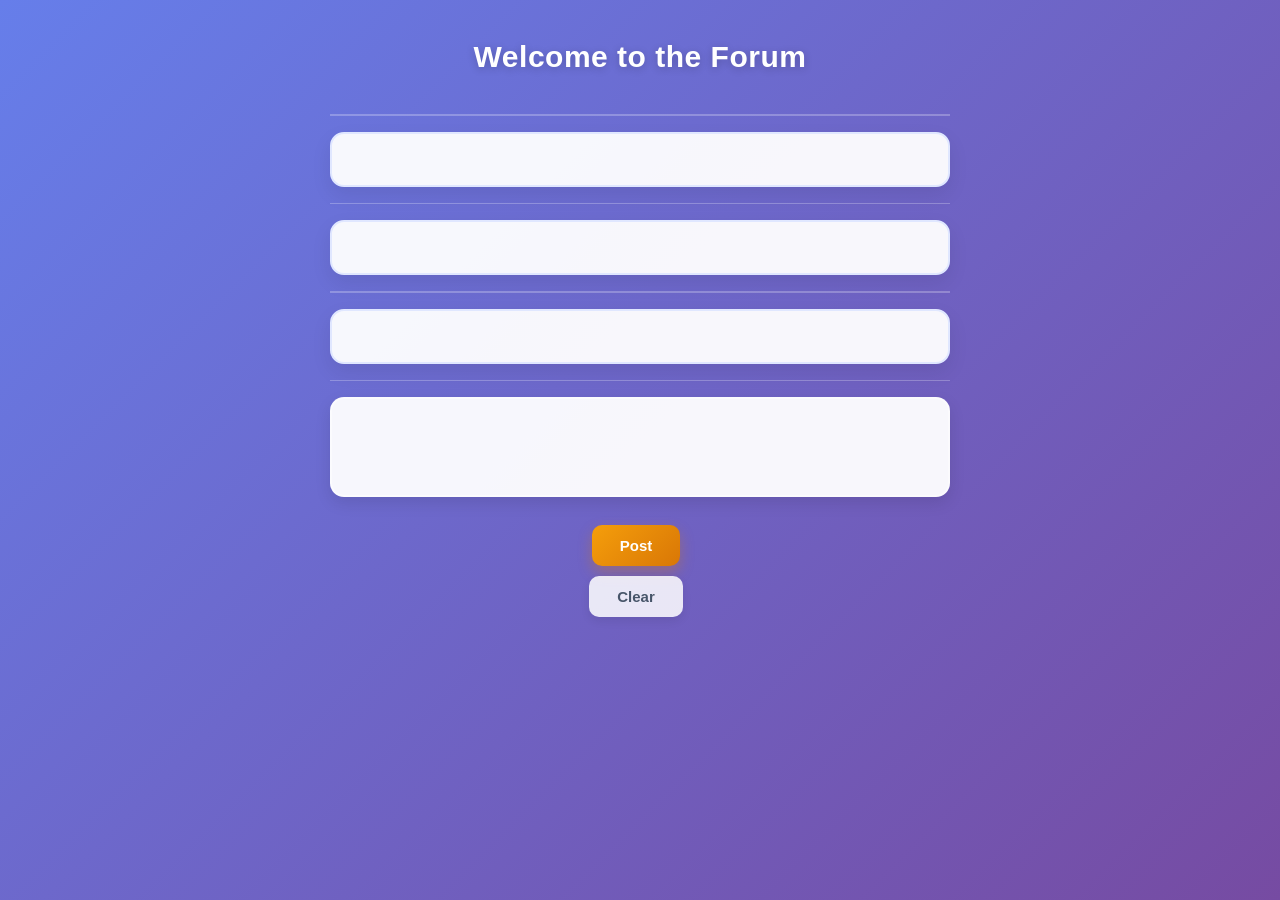
<file: assignments/blog/index.html>
<!DOCTYPE html>
<html>
<head>
	<meta charset='utf-8'>
	<meta http-equiv='X-UA-Compatible' content='IE=edge'>
	<title>Blogger</title>
	<meta name='viewport' content='width=device-width, initial-scale=1'>
	<link rel='stylesheet' type='text/css' media='screen' href='main.css'>
	<script src='main.js'></script>
</head>
<body>
	<h1 id="top"></h1>
	<hr>
	<div id="topic"></div>
	<hr>
	<div id="reply1"></div>
	<hr>
	<div id="reply2"></div>
	<hr>
	<textarea name="message" id="message"></textarea> 
	<br/>
	<button type="button">Post</button>
	<button type="button">Clear</button>
	
</body>
</html>
</file>
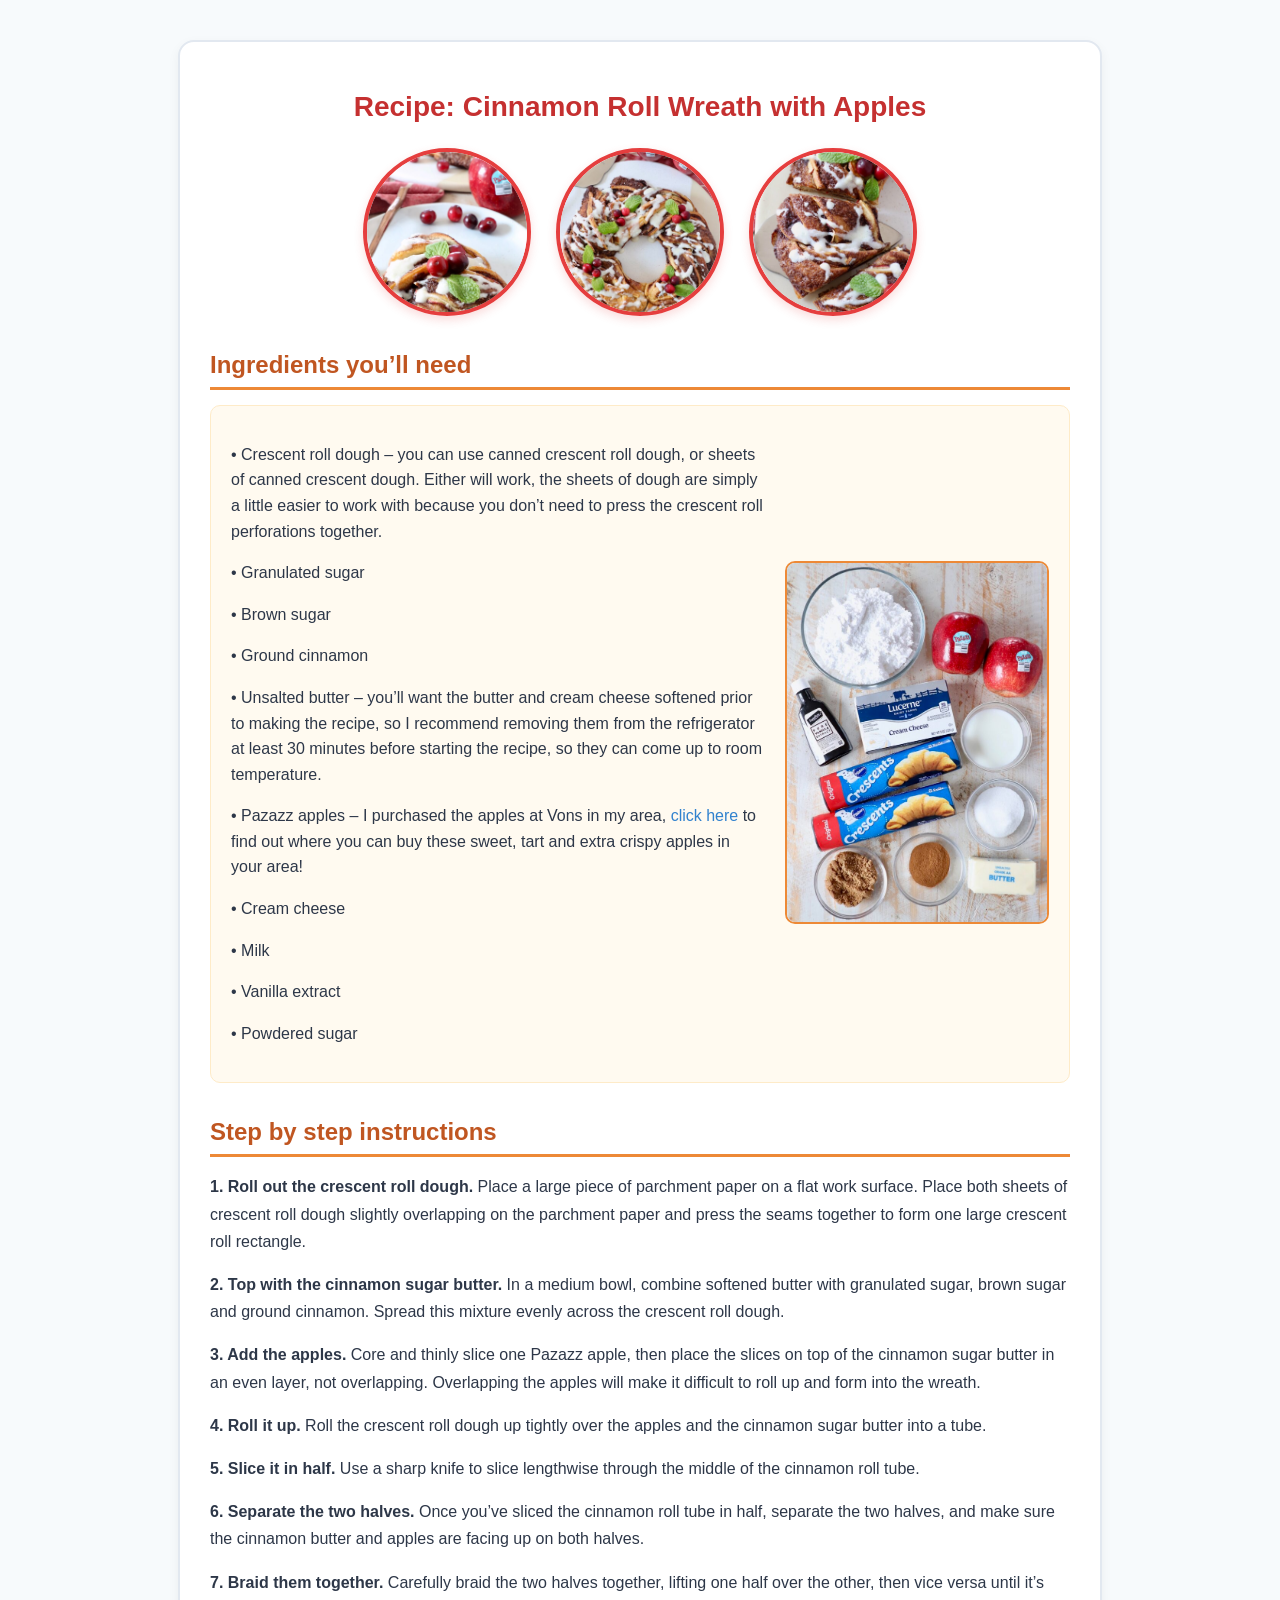
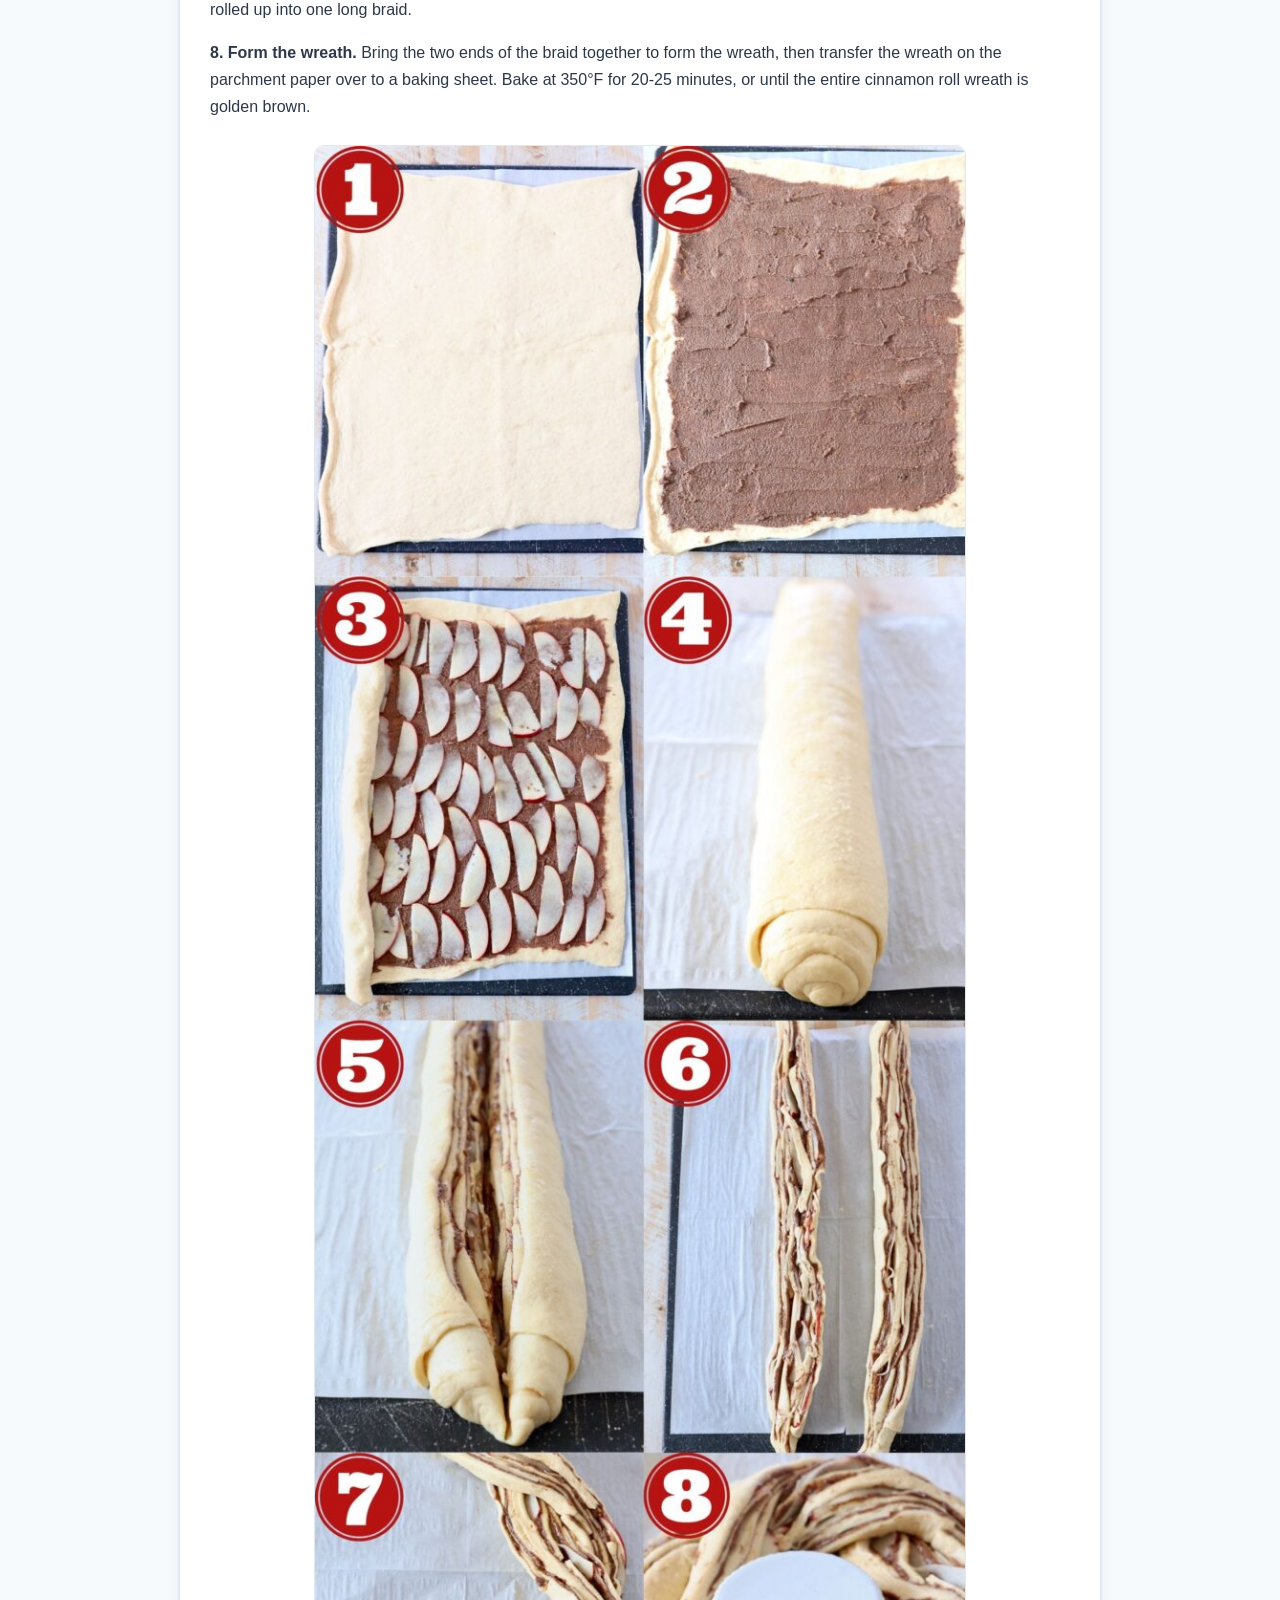
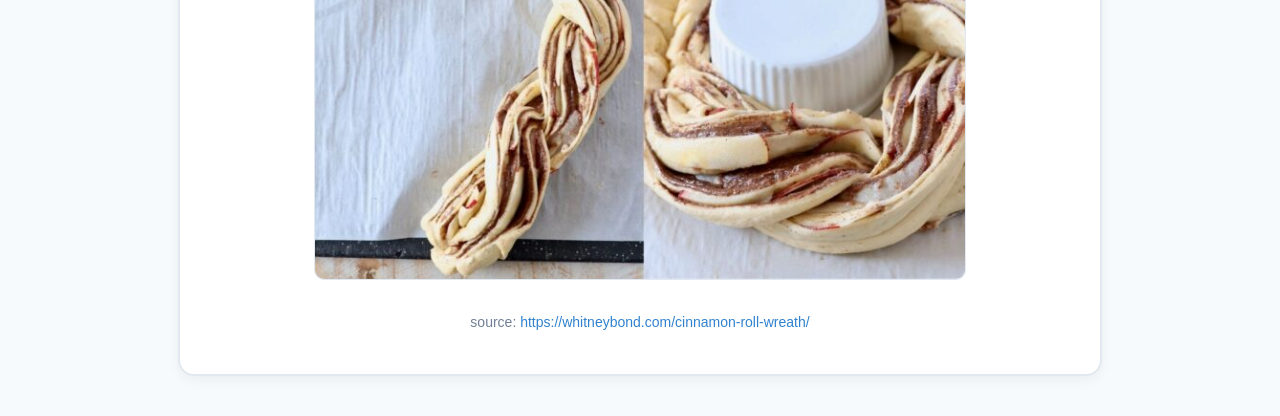
<file: assignments/cinnamon-roll-wreath/index.html>
<!DOCTYPE html>
<html lang="th">
<head>
    <meta charset="UTF-8">
    <meta http-equiv="X-UA-Compatible" content="IE=edge">
    <meta name="viewport" content="width=device-width, initial-scale=1.0">
    <title>Cinnamon Roll Wreath with Apples</title>
    <!-- เชื่อมต่อไปยัง External CSS -->
    <link rel="stylesheet" href="style.css">
</head>
<body>

    <div class="card-layout">
        <!-- ชื่อหัวข้อเมนูอาหาร -->
        <h1 class="recipe-title">Recipe: Cinnamon Roll Wreath with Apples</h1>

        <!-- แกลเลอรีรูปวงกลม 3 รูปเรียงแนวนอน (Flexbox) -->
        <div class="circle-gallery">
            <img src="cinnamon-3.jpeg" alt="Cinnamon Roll Piece" class="circle-img">
            <img src="cinnamon-5.jpeg" alt="Cinnamon Roll Wreath" class="circle-img">
            <img src="cinnamon-4.jpeg" alt="Cinnamon Roll Top View" class="circle-img">
        </div>

        <!-- รายการวัตถุดิบ (Flexbox) -->
        <h2 class="section-title">Ingredients you’ll need</h2>
        <div class="ingredients-flex">
            <div class="ingredient-list">
                <p>• Crescent roll dough – you can use canned crescent roll dough, or sheets of canned crescent dough. Either will work, the sheets of dough are simply a little easier to work with because you don’t need to press the crescent roll perforations together.</p>
                <p>• Granulated sugar</p>
                <p>• Brown sugar</p>
                <p>• Ground cinnamon</p>
                <p>• Unsalted butter – you’ll want the butter and cream cheese softened prior to making the recipe, so I recommend removing them from the refrigerator at least 30 minutes before starting the recipe, so they can come up to room temperature.</p>
                <p>• Pazazz apples – I purchased the apples at Vons in my area, <a href="https://whitneybond.com/cinnamon-roll-wreath/" target="_blank">click here</a> to find out where you can buy these sweet, tart and extra crispy apples in your area!</p>
                <p>• Cream cheese</p>
                <p>• Milk</p>
                <p>• Vanilla extract</p>
                <p>• Powdered sugar</p>
            </div>
            <div class="ingredient-img-wrapper">
                <img src="cinnamon-1.jpeg" alt="Ingredients" class="side-image">
            </div>
        </div>

        <!-- ขั้นตอนการทำอาหาร -->
        <h2 class="section-title">Step by step instructions</h2>
        <div class="instructions-box">
            <p><strong>1. Roll out the crescent roll dough.</strong> Place a large piece of parchment paper on a flat work surface. Place both sheets of crescent roll dough slightly overlapping on the parchment paper and press the seams together to form one large crescent roll rectangle.</p>
            <p><strong>2. Top with the cinnamon sugar butter.</strong> In a medium bowl, combine softened butter with granulated sugar, brown sugar and ground cinnamon. Spread this mixture evenly across the crescent roll dough.</p>
            <p><strong>3. Add the apples.</strong> Core and thinly slice one Pazazz apple, then place the slices on top of the cinnamon sugar butter in an even layer, not overlapping. Overlapping the apples will make it difficult to roll up and form into the wreath.</p>
            <p><strong>4. Roll it up.</strong> Roll the crescent roll dough up tightly over the apples and the cinnamon sugar butter into a tube.</p>
            <p><strong>5. Slice it in half.</strong> Use a sharp knife to slice lengthwise through the middle of the cinnamon roll tube.</p>
            <p><strong>6. Separate the two halves.</strong> Once you’ve sliced the cinnamon roll tube in half, separate the two halves, and make sure the cinnamon butter and apples are facing up on both halves.</p>
            <p><strong>7. Braid them together.</strong> Carefully braid the two halves together, lifting one half over the other, then vice versa until it’s rolled up into one long braid.</p>
            <p><strong>8. Form the wreath.</strong> Bring the two ends of the braid together to form the wreath, then transfer the wreath on the parchment paper over to a baking sheet. Bake at 350°F for 20-25 minutes, or until the entire cinnamon roll wreath is golden brown.</p>
        </div>

        <!-- รูปภาพขั้นตอนการทำ -->
        <div class="image-center">
            <img src="cinnamon-2.jpeg" alt="Step Instructions" class="step-image">
        </div>

        <!-- แหล่งที่มา -->
        <p class="source-link">
            source: <a href="https://whitneybond.com/cinnamon-roll-wreath/" target="_blank">https://whitneybond.com/cinnamon-roll-wreath/</a>
        </p>
    </div>

</body>
</html>
</file>
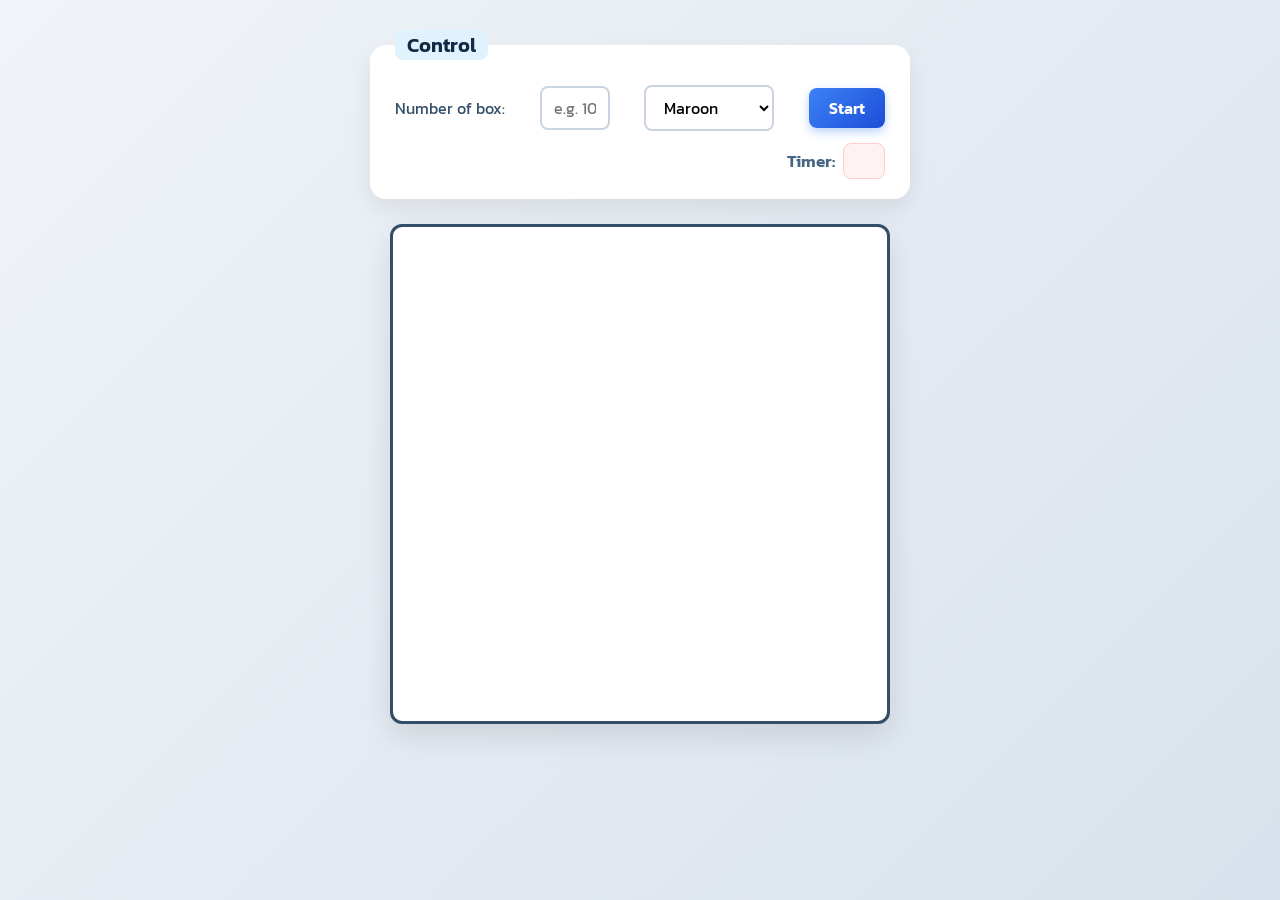
<file: assignments/square-game/index.html>
<!DOCTYPE html>
<html lang="en">
	<head>
		<meta charset="UTF-8">
		<meta name="viewport" content="width=device-width, initial-scale=1.0">
		<title>Square game</title>
		<script type="text/javascript" src="game.js"></script>
		<link rel="stylesheet" type="text/css" href="game.css">
	</head>
	<body>
		<!-- these codes were adapted from https://courses.cs.washington.edu/courses/cse154/17sp/lecture/more-dom/code/squares.html  -->

		<fieldset>
			<legend>Control</legend>
			<label for="numbox">Number of box: </label>
			<input type="text" name="numbox" id="numbox" placeholder="e.g. 10">
			<select name="color" id="color">
				<option value="maroon">Maroon</option>
				<option value="lightgreen">Lightgreen</option>
				<option value="magenta">Magenta</option>
			</select>
			<button id="start">Start</button>
			<div id="timerClock"> Timer:
				<div id="clock"></div>
			</div>
		</fieldset>

		<div id="container">
			<div id="layer"></div>
		</div>
	
	</body>
</html>
</file>
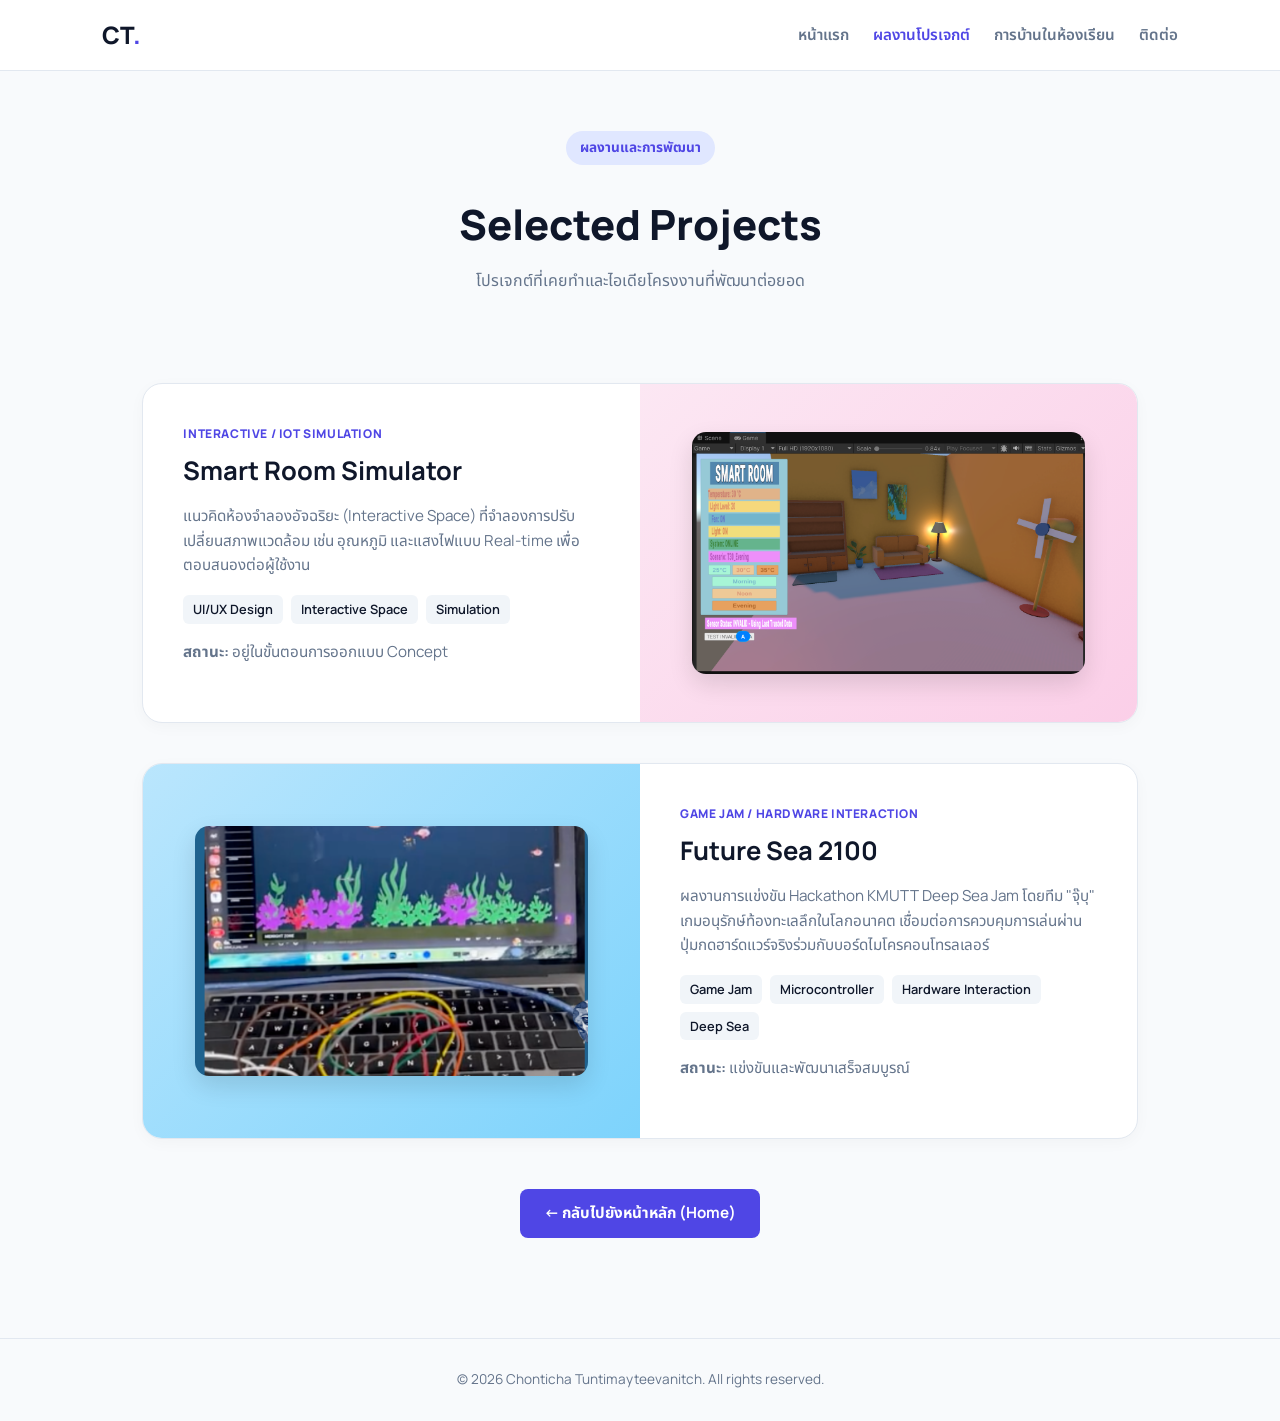
<file: project.html>
<!DOCTYPE html>
<html lang="th">
<head>
  <meta charset="UTF-8">
  <meta name="viewport" content="width=device-width, initial-scale=1.0">
  <title>Projects | Chonticha Tuntimayteevanitch</title>
  <link rel="stylesheet" href="style.css">
  <script src="script.js" defer></script>
</head>
<body>

  <!-- แถบเมนูด้านบน -->
  <header class="navbar">
    <div class="logo">CT<span>.</span></div>
    <button class="menu-toggle" id="menuToggle" aria-label="Toggle Navigation">☰</button>
    <nav class="nav-links" id="navLinks">
      <a href="index.html">หน้าแรก</a>
      <a href="project.html" class="active">ผลงานโปรเจกต์</a>
      <a href="index.html#assignments">การบ้านในห้องเรียน</a>
      <a href="index.html#contact">ติดต่อ</a>
    </nav>
  </header>

  <main>
    <section class="page-header">
      <span class="badge">ผลงานและการพัฒนา</span>
      <h1>Selected Projects</h1>
      <p>โปรเจกต์ที่เคยทำและไอเดียโครงงานที่พัฒนาต่อยอด</p>
    </section>

    <section class="section-container">
      <div class="project-list">

        <!-- โปรเจกต์ที่ 1: Smart Room Simulator (ใส่รูปภาพจริง) -->
        <article class="project-item">
          <div class="project-info">
            <span class="proj-category">INTERACTIVE / IOT SIMULATION</span>
            <h2>Smart Room Simulator</h2>
            <p>แนวคิดห้องจำลองอัจฉริยะ (Interactive Space) ที่จำลองการปรับเปลี่ยนสภาพแวดล้อม เช่น อุณหภูมิ และแสงไฟแบบ Real-time เพื่อตอบสนองต่อผู้ใช้งาน</p>
            <div class="tech-tags">
              <span>UI/UX Design</span>
              <span>Interactive Space</span>
              <span>Simulation</span>
            </div>
            <p class="proj-status"><strong>สถานะ:</strong> อยู่ในขั้นตอนการออกแบบ Concept</p>
          </div>
          <div class="project-visual bg-gradient-2">
            <!-- ใส่รูปภาพ Smart Room ตรงนี้ (ตั้งชื่อรูปว่า smart-room.png หรือ .jpg) -->
            <img src="smart-room.png" alt="Smart Room Simulator" class="project-img">
          </div>
        </article>

        <!-- โปรเจกต์ที่ 2: Future Sea 2100 (เกมอนุรักษ์ท้องทะเล) -->
        <article class="project-item reverse">
          <div class="project-info">
            <span class="proj-category">GAME JAM / HARDWARE INTERACTION</span>
            <h2>Future Sea 2100</h2>
            <p>ผลงานการแข่งขัน Hackathon KMUTT Deep Sea Jam โดยทีม "จุ๊บุ" เกมอนุรักษ์ท้องทะเลลึกในโลกอนาคต เชื่อมต่อการควบคุมการเล่นผ่านปุ่มกดฮาร์ดแวร์จริงร่วมกับบอร์ดไมโครคอนโทรลเลอร์</p>
            <div class="tech-tags">
              <span>Game Jam</span>
              <span>Microcontroller</span>
              <span>Hardware Interaction</span>
              <span>Deep Sea</span>
            </div>
            <p class="proj-status"><strong>สถานะ:</strong> แข่งขันและพัฒนาเสร็จสมบูรณ์</p>
          </div>
          <div class="project-visual bg-ocean">
            <!-- รูปภาพ Future Sea 2100 -->
            <img src="future-sea.png" alt="Future Sea 2100 Gameplay" class="project-img">
          </div>
        </article>

      </div>

      <div class="back-home-wrap">
        <a href="index.html" class="btn btn-primary">← กลับไปยังหน้าหลัก (Home)</a>
      </div>
    </section>
  </main>

  <footer class="footer">
    <p>© 2026 Chonticha Tuntimayteevanitch. All rights reserved.</p>
  </footer>

</body>
</html>
</file>
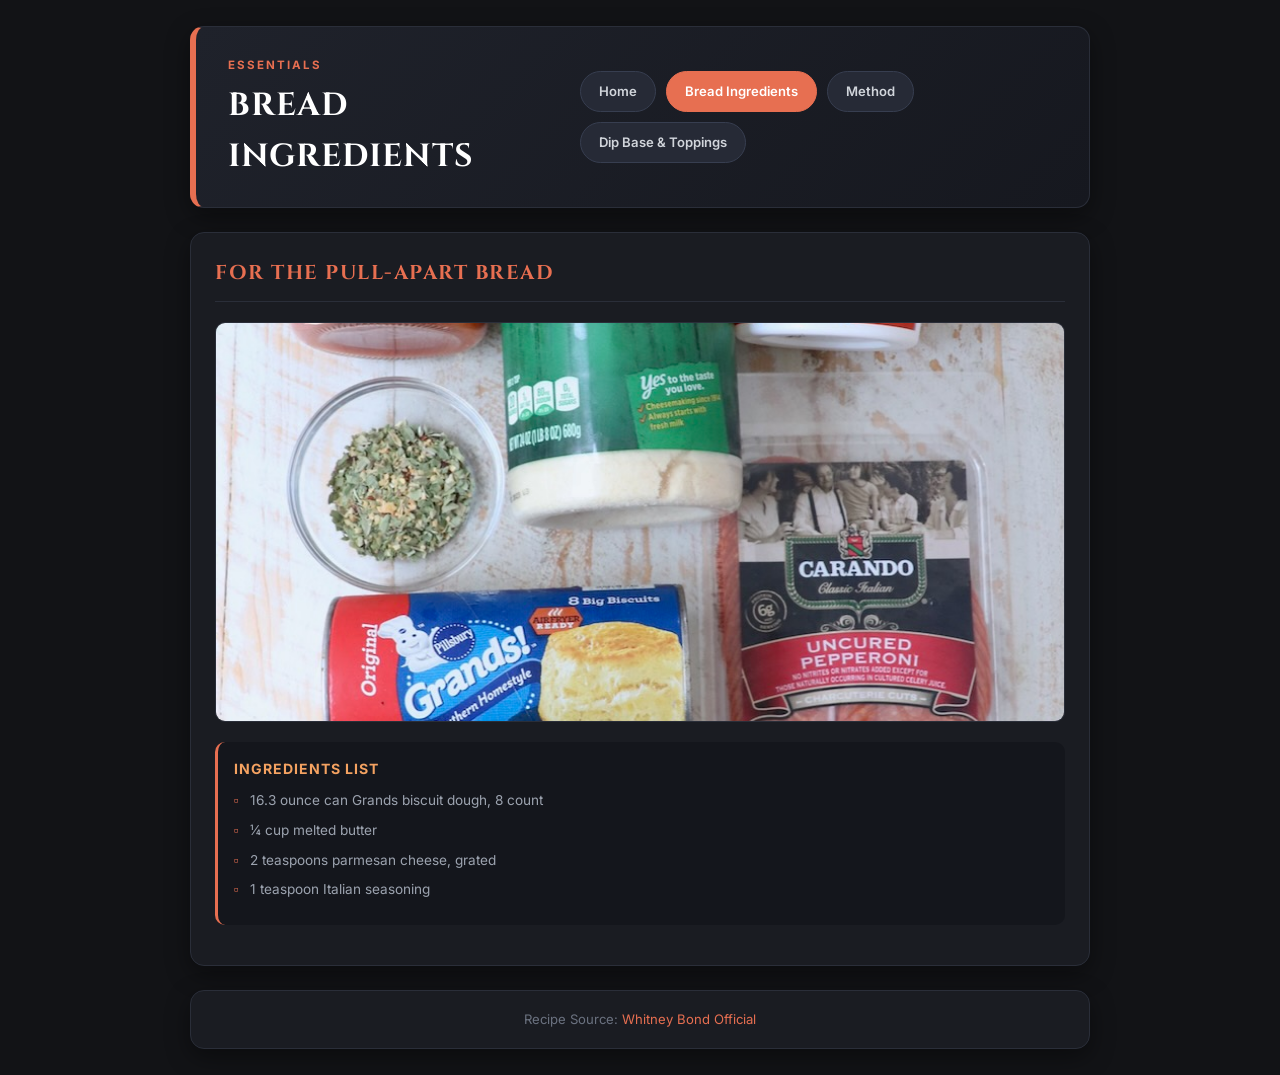
<file: assignments/pizza-dip/bread.html>
<!DOCTYPE html>
<html>
<head>
	<meta charset='utf-8'>
	<meta http-equiv='X-UA-Compatible' content='IE=edge'>
	<title>Bread Ingredients</title>
	<meta name='viewport' content='width=device-width, initial-scale=1'>
	<link rel='stylesheet' type='text/css' media='screen' href='main.css'>
	<link rel="preconnect" href="https://fonts.googleapis.com">
	<link rel="preconnect" href="https://fonts.gstatic.com" crossorigin>
	<link href="https://fonts.googleapis.com/css2?family=Cinzel:wght@600;700&family=Inter:wght@400;500;600;700&display=swap" rel="stylesheet">
</head>
<body>
	<div class="grid-container single-page">
        <!-- Header -->
        <div id="header">
            <div class="brand">
                <span class="tag">ESSENTIALS</span>
                <h1>BREAD INGREDIENTS</h1>
            </div>
            <nav class="bistro-nav">
                <a href="recipe.html" class="nav-chip">Home</a>
                <a href="bread.html" class="nav-chip active">Bread Ingredients</a>
                <a href="instructions.html" class="nav-chip">Method</a>
                <a href="dip.html" class="nav-chip">Dip Base & Toppings</a>
            </nav>
        </div>

        <!-- Main Content -->
        <div id="main1" class="full-content">
            <div class="section-title">
                <h2>FOR THE PULL-APART BREAD</h2>
            </div>
            <div class="media-frame">
                <img src="pizza-dip-1.jpeg" alt="Bread Elements" style="max-height: 400px; object-fit: cover;">
            </div>
            <div class="spec-block">
                <h3>Ingredients List</h3>
                <ul>
                    <li>16.3 ounce can Grands biscuit dough, 8 count</li>
                    <li>¼ cup melted butter</li>
                    <li>2 teaspoons parmesan cheese, grated</li>
                    <li>1 teaspoon Italian seasoning</li>
                </ul>
            </div>
        </div>

        <!-- Footer -->
        <div id="footer">
            <p>Recipe Source: <a href="https://whitneybond.com/pizza-dip/" target="_blank">Whitney Bond Official</a></p>
        </div>
	</div>
</body>
</html>
</file>
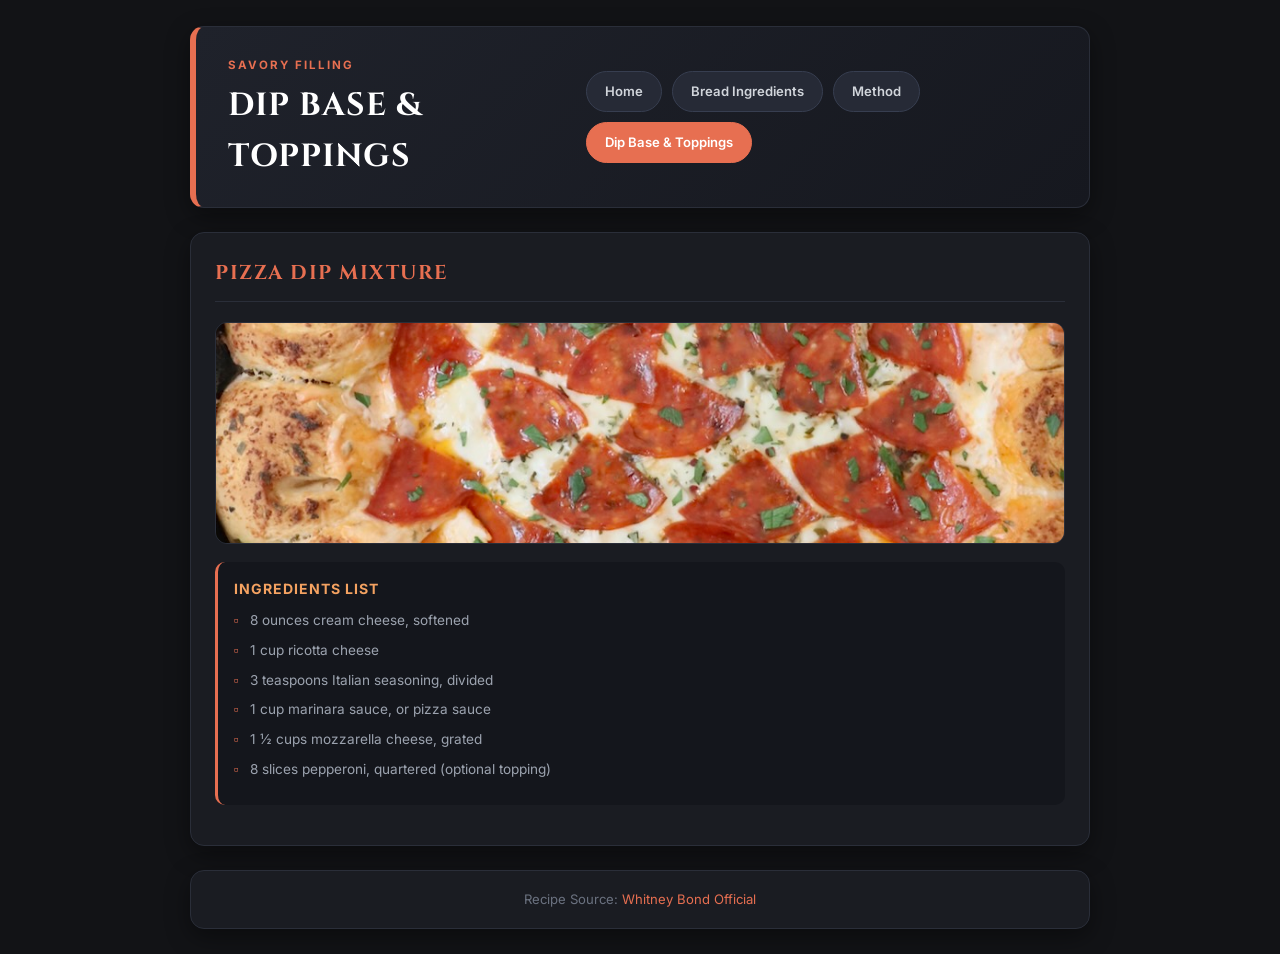
<file: assignments/pizza-dip/dip.html>
<!DOCTYPE html>
<html>
<head>
	<meta charset='utf-8'>
	<meta http-equiv='X-UA-Compatible' content='IE=edge'>
	<title>Dip Base & Toppings</title>
	<meta name='viewport' content='width=device-width, initial-scale=1'>
	<link rel='stylesheet' type='text/css' media='screen' href='main.css'>
	<link rel="preconnect" href="https://fonts.googleapis.com">
	<link rel="preconnect" href="https://fonts.gstatic.com" crossorigin>
	<link href="https://fonts.googleapis.com/css2?family=Cinzel:wght@600;700&family=Inter:wght@400;500;600;700&display=swap" rel="stylesheet">
</head>
<body>
	<div class="grid-container single-page">
        <!-- Header -->
        <div id="header">
            <div class="brand">
                <span class="tag">SAVORY FILLING</span>
                <h1>DIP BASE & TOPPINGS</h1>
            </div>
            <nav class="bistro-nav">
                <a href="recipe.html" class="nav-chip">Home</a>
                <a href="bread.html" class="nav-chip">Bread Ingredients</a>
                <a href="instructions.html" class="nav-chip">Method</a>
                <a href="dip.html" class="nav-chip active">Dip Base & Toppings</a>
            </nav>
        </div>

        <!-- Main Content -->
        <div id="right" class="full-content">
            <div class="section-title">
                <h2>PIZZA DIP MIXTURE</h2>
            </div>
            <div class="showcase-card">
                <img src="pizza-dip-8.jpeg" alt="Skillet Finish" style="max-height: 400px; object-fit: cover;">
            </div>
            <div class="spec-block">
                <h3>Ingredients List</h3>
                <ul>
                    <li>8 ounces cream cheese, softened</li>
                    <li>1 cup ricotta cheese</li>
                    <li>3 teaspoons Italian seasoning, divided</li>
                    <li>1 cup marinara sauce, or pizza sauce</li>
                    <li>1 ½ cups mozzarella cheese, grated</li>
                    <li>8 slices pepperoni, quartered (optional topping)</li>
                </ul>
            </div>
        </div>

        <!-- Footer -->
        <div id="footer">
            <p>Recipe Source: <a href="https://whitneybond.com/pizza-dip/" target="_blank">Whitney Bond Official</a></p>
        </div>
	</div>
</body>
</html>
</file>
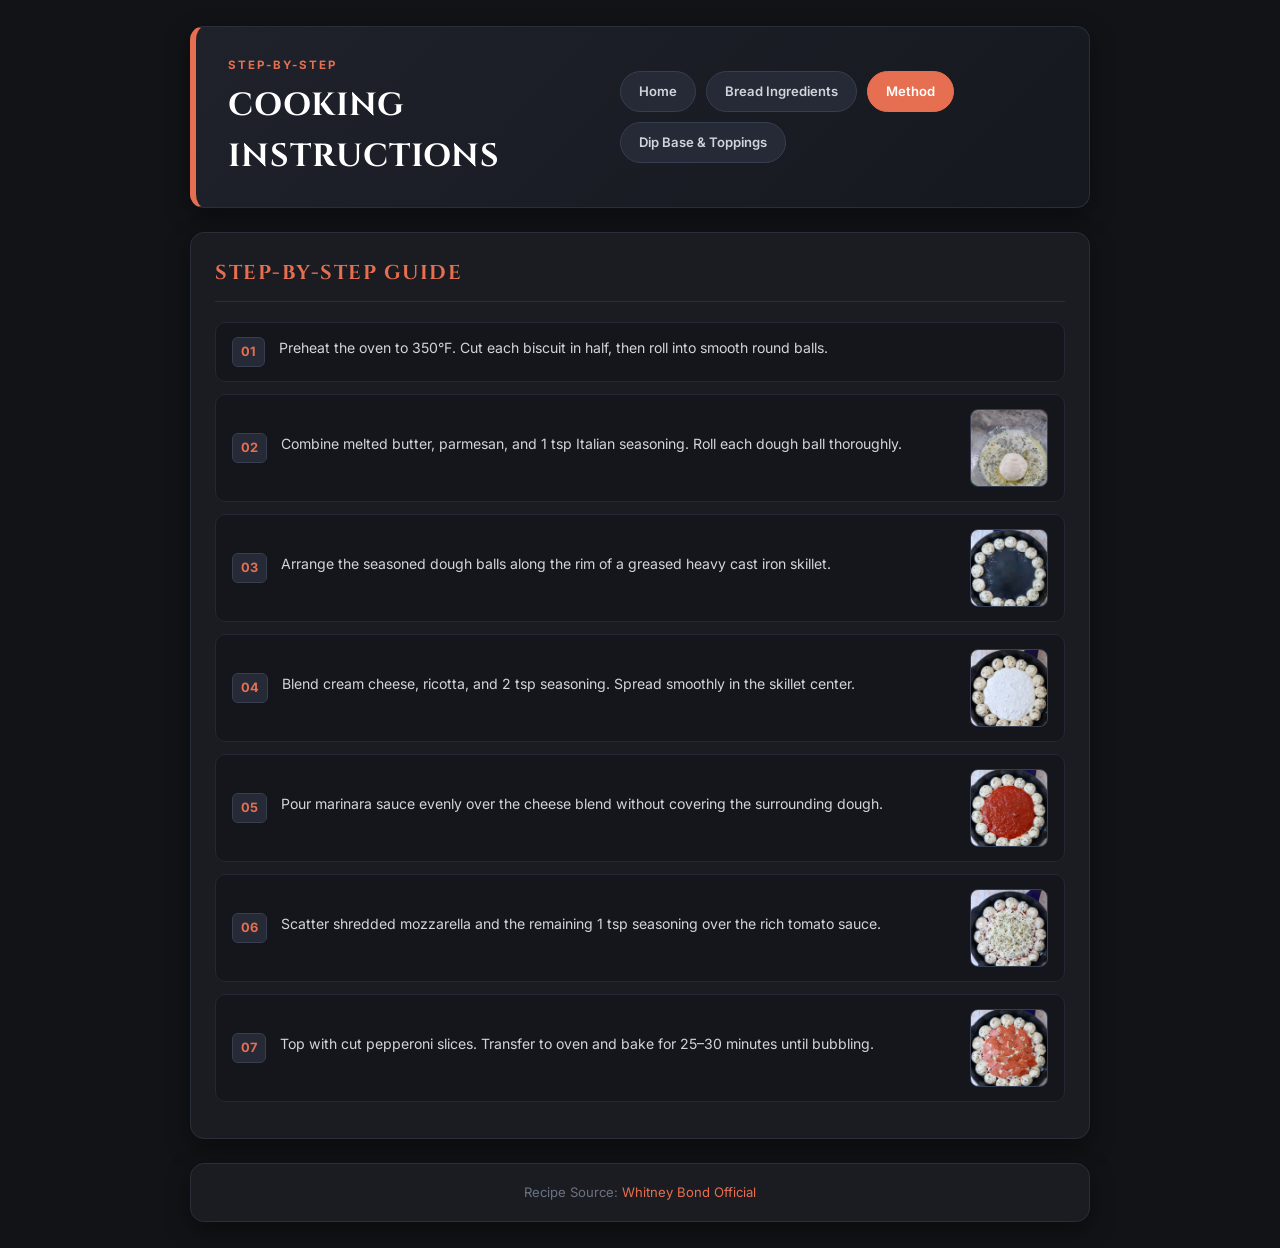
<file: assignments/pizza-dip/instructions.html>
<!DOCTYPE html>
<html>
<head>
	<meta charset='utf-8'>
	<meta http-equiv='X-UA-Compatible' content='IE=edge'>
	<title>Cooking Instructions</title>
	<meta name='viewport' content='width=device-width, initial-scale=1'>
	<link rel='stylesheet' type='text/css' media='screen' href='main.css'>
	<link rel="preconnect" href="https://fonts.googleapis.com">
	<link rel="preconnect" href="https://fonts.gstatic.com" crossorigin>
	<link href="https://fonts.googleapis.com/css2?family=Cinzel:wght@600;700&family=Inter:wght@400;500;600;700&display=swap" rel="stylesheet">
</head>
<body>
	<div class="grid-container single-page">
        <!-- Header -->
        <div id="header">
            <div class="brand">
                <span class="tag">STEP-BY-STEP</span>
                <h1>COOKING INSTRUCTIONS</h1>
            </div>
            <nav class="bistro-nav">
                <a href="recipe.html" class="nav-chip">Home</a>
                <a href="bread.html" class="nav-chip">Bread Ingredients</a>
                <a href="instructions.html" class="nav-chip active">Method</a>
                <a href="dip.html" class="nav-chip">Dip Base & Toppings</a>
            </nav>
        </div>

        <!-- Main Content -->
        <div id="main2" class="full-content">
            <div class="section-title">
                <h2>STEP-BY-STEP GUIDE</h2>
            </div>

            <div class="step-row">
                <div class="step-info">
                    <span class="step-badge">01</span>
                    <p>Preheat the oven to 350°F. Cut each biscuit in half, then roll into smooth round balls.</p>
                </div>
            </div>

            <div class="step-row">
                <div class="step-info">
                    <span class="step-badge">02</span>
                    <p>Combine melted butter, parmesan, and 1 tsp Italian seasoning. Roll each dough ball thoroughly.</p>
                </div>
                <img src="pizza-dip-2.jpeg" alt="Dough in butter" class="step-thumb">
            </div>

            <div class="step-row">
                <div class="step-info">
                    <span class="step-badge">03</span>
                    <p>Arrange the seasoned dough balls along the rim of a greased heavy cast iron skillet.</p>
                </div>
                <img src="pizza-dip-3.jpeg" alt="Skillet border" class="step-thumb">
            </div>

            <div class="step-row">
                <div class="step-info">
                    <span class="step-badge">04</span>
                    <p>Blend cream cheese, ricotta, and 2 tsp seasoning. Spread smoothly in the skillet center.</p>
                </div>
                <img src="pizza-dip-4.jpeg" alt="Cream cheese spread" class="step-thumb">
            </div>

            <div class="step-row">
                <div class="step-info">
                    <span class="step-badge">05</span>
                    <p>Pour marinara sauce evenly over the cheese blend without covering the surrounding dough.</p>
                </div>
                <img src="pizza-dip-5.jpeg" alt="Marinara sauce" class="step-thumb">
            </div>

            <div class="step-row">
                <div class="step-info">
                    <span class="step-badge">06</span>
                    <p>Scatter shredded mozzarella and the remaining 1 tsp seasoning over the rich tomato sauce.</p>
                </div>
                <img src="pizza-dip-6.jpeg" alt="Mozzarella layer" class="step-thumb">
            </div>

            <div class="step-row">
                <div class="step-info">
                    <span class="step-badge">07</span>
                    <p>Top with cut pepperoni slices. Transfer to oven and bake for 25–30 minutes until bubbling.</p>
                </div>
                <img src="pizza-dip-7.jpeg" alt="Pepperoni layer" class="step-thumb">
            </div>
        </div>

        <!-- Footer -->
        <div id="footer">
            <p>Recipe Source: <a href="https://whitneybond.com/pizza-dip/" target="_blank">Whitney Bond Official</a></p>
        </div>
	</div>
</body>
</html>
</file>
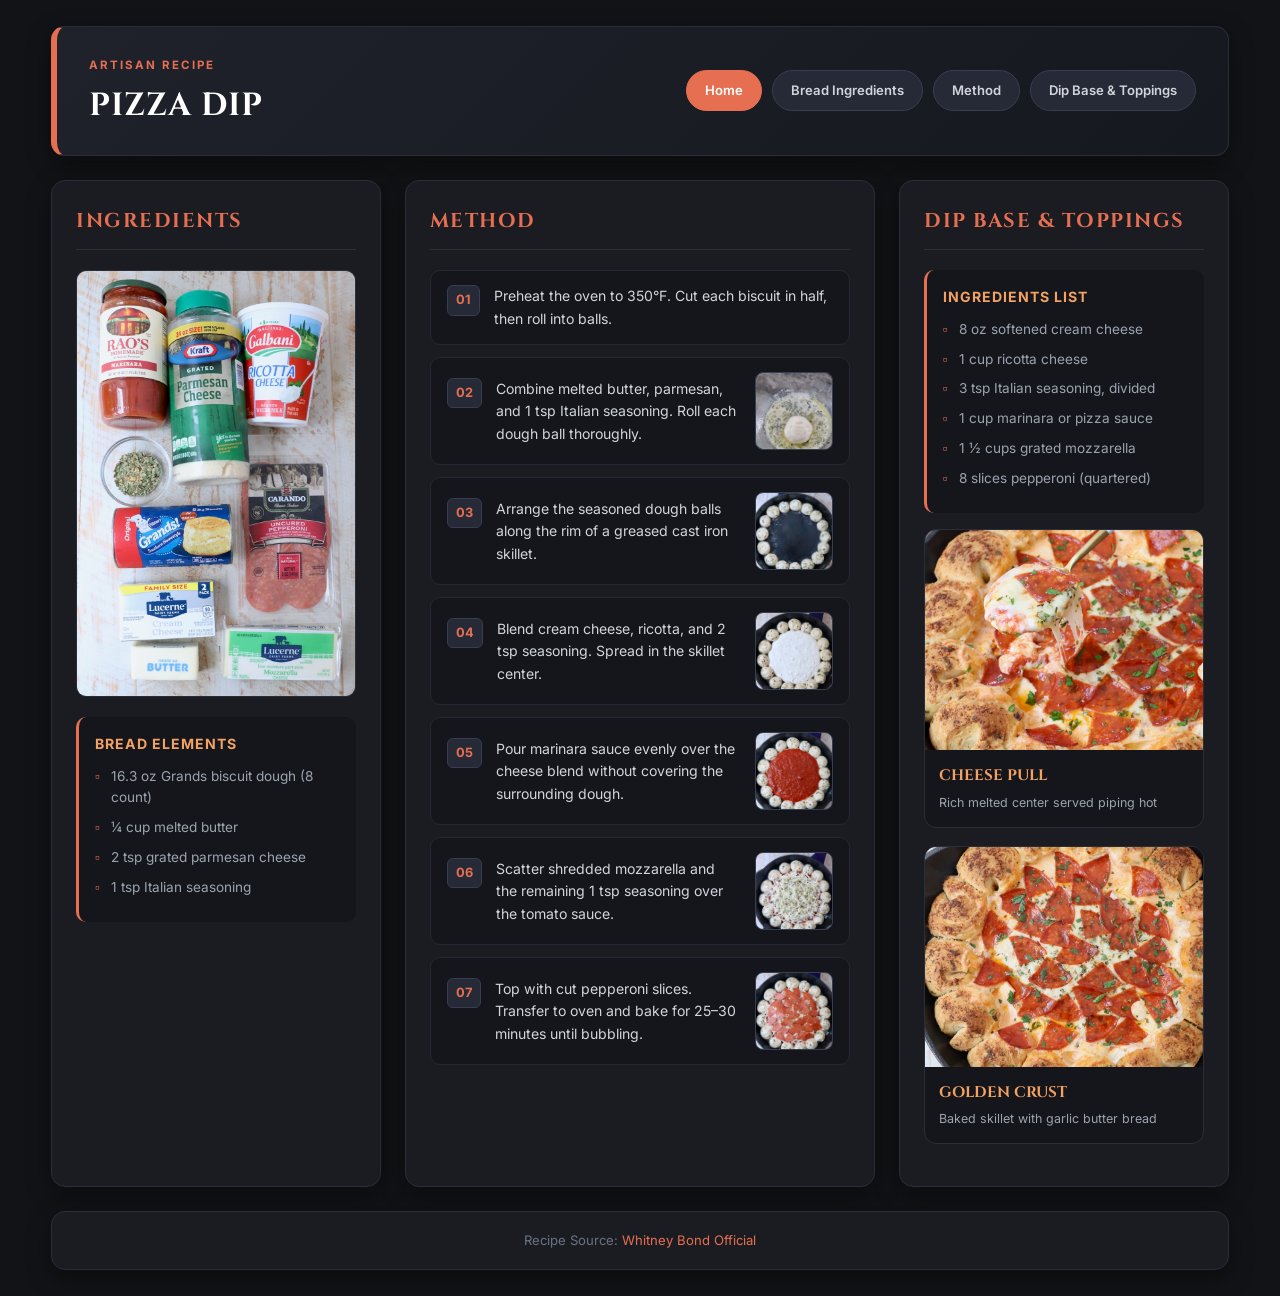
<file: assignments/pizza-dip/recipe.html>
<!DOCTYPE html>
<html>
<head>
	<meta charset='utf-8'>
	<meta http-equiv='X-UA-Compatible' content='IE=edge'>
	<title>Recipe: Pizza Dip</title>
	<meta name='viewport' content='width=device-width, initial-scale=1'>
	<link rel='stylesheet' type='text/css' media='screen' href='main.css'>
	<link rel="preconnect" href="https://fonts.googleapis.com">
	<link rel="preconnect" href="https://fonts.gstatic.com" crossorigin>
	<link href="https://fonts.googleapis.com/css2?family=Cinzel:wght@600;700&family=Inter:wght@400;500;600;700&display=swap" rel="stylesheet">
</head>
<body>
	<div class="grid-container">
        <!-- Header -->
        <div id="header">
            <div class="brand">
                <span class="tag">ARTISAN RECIPE</span>
                <h1>PIZZA DIP</h1>
            </div>
            <nav class="bistro-nav">
                <a href="recipe.html" class="nav-chip active">Home</a>
                <a href="bread.html" class="nav-chip">Bread Ingredients</a>
                <a href="instructions.html" class="nav-chip">Method</a>
                <a href="dip.html" class="nav-chip">Dip Base & Toppings</a>
            </nav>
        </div>

        <!-- Left: Ingredients -->
        <div id="main1">
            <div class="section-title">
                <h2>INGREDIENTS</h2>
            </div>

            <div class="media-frame">
                <img src="pizza-dip-1.jpeg" alt="Recipe Ingredients">
            </div>

            <div class="spec-block">
                <h3>Bread Elements</h3>
                <ul>
                    <li>16.3 oz Grands biscuit dough (8 count)</li>
                    <li>¼ cup melted butter</li>
                    <li>2 tsp grated parmesan cheese</li>
                    <li>1 tsp Italian seasoning</li>
                </ul>
            </div>
        </div>

        <!-- Center: Method -->
        <div id="main2">
            <div class="section-title">
                <h2>METHOD</h2>
            </div>

            <div class="step-row">
                <div class="step-info">
                    <span class="step-badge">01</span>
                    <p>Preheat the oven to 350°F. Cut each biscuit in half, then roll into balls.</p>
                </div>
            </div>

            <div class="step-row">
                <div class="step-info">
                    <span class="step-badge">02</span>
                    <p>Combine melted butter, parmesan, and 1 tsp Italian seasoning. Roll each dough ball thoroughly.</p>
                </div>
                <img src="pizza-dip-2.jpeg" alt="Dough in butter" class="step-thumb">
            </div>

            <div class="step-row">
                <div class="step-info">
                    <span class="step-badge">03</span>
                    <p>Arrange the seasoned dough balls along the rim of a greased cast iron skillet.</p>
                </div>
                <img src="pizza-dip-3.jpeg" alt="Skillet border" class="step-thumb">
            </div>

            <div class="step-row">
                <div class="step-info">
                    <span class="step-badge">04</span>
                    <p>Blend cream cheese, ricotta, and 2 tsp seasoning. Spread in the skillet center.</p>
                </div>
                <img src="pizza-dip-4.jpeg" alt="Cream cheese spread" class="step-thumb">
            </div>

            <div class="step-row">
                <div class="step-info">
                    <span class="step-badge">05</span>
                    <p>Pour marinara sauce evenly over the cheese blend without covering the surrounding dough.</p>
                </div>
                <img src="pizza-dip-5.jpeg" alt="Marinara sauce" class="step-thumb">
            </div>

            <div class="step-row">
                <div class="step-info">
                    <span class="step-badge">06</span>
                    <p>Scatter shredded mozzarella and the remaining 1 tsp seasoning over the tomato sauce.</p>
                </div>
                <img src="pizza-dip-6.jpeg" alt="Mozzarella layer" class="step-thumb">
            </div>

            <div class="step-row">
                <div class="step-info">
                    <span class="step-badge">07</span>
                    <p>Top with cut pepperoni slices. Transfer to oven and bake for 25–30 minutes until bubbling.</p>
                </div>
                <img src="pizza-dip-7.jpeg" alt="Pepperoni layer" class="step-thumb">
            </div>
        </div>

        <!-- Right: Dip Base & Plating -->
        <div id="right">
            <div class="section-title">
                <h2>DIP BASE & TOPPINGS</h2>
            </div>

            <div class="spec-block">
                <h3>Ingredients List</h3>
                <ul>
                    <li>8 oz softened cream cheese</li>
                    <li>1 cup ricotta cheese</li>
                    <li>3 tsp Italian seasoning, divided</li>
                    <li>1 cup marinara or pizza sauce</li>
                    <li>1 ½ cups grated mozzarella</li>
                    <li>8 slices pepperoni (quartered)</li>
                </ul>
            </div>

            <div class="showcase-card">
                <img src="pizza-dip-9.jpeg" alt="Melted Cheese Pull">
                <div class="showcase-label">
                    <h4>CHEESE PULL</h4>
                    <p>Rich melted center served piping hot</p>
                </div>
            </div>

            <div class="showcase-card">
                <img src="pizza-dip-8.jpeg" alt="Skillet Fresh Out">
                <div class="showcase-label">
                    <h4>GOLDEN CRUST</h4>
                    <p>Baked skillet with garlic butter bread</p>
                </div>
            </div>
        </div>

        <!-- Footer -->
        <div id="footer">
            <p>Recipe Source: <a href="https://whitneybond.com/pizza-dip/" target="_blank">Whitney Bond Official</a></p>
        </div>
	</div>
</body>
</html>
</file>
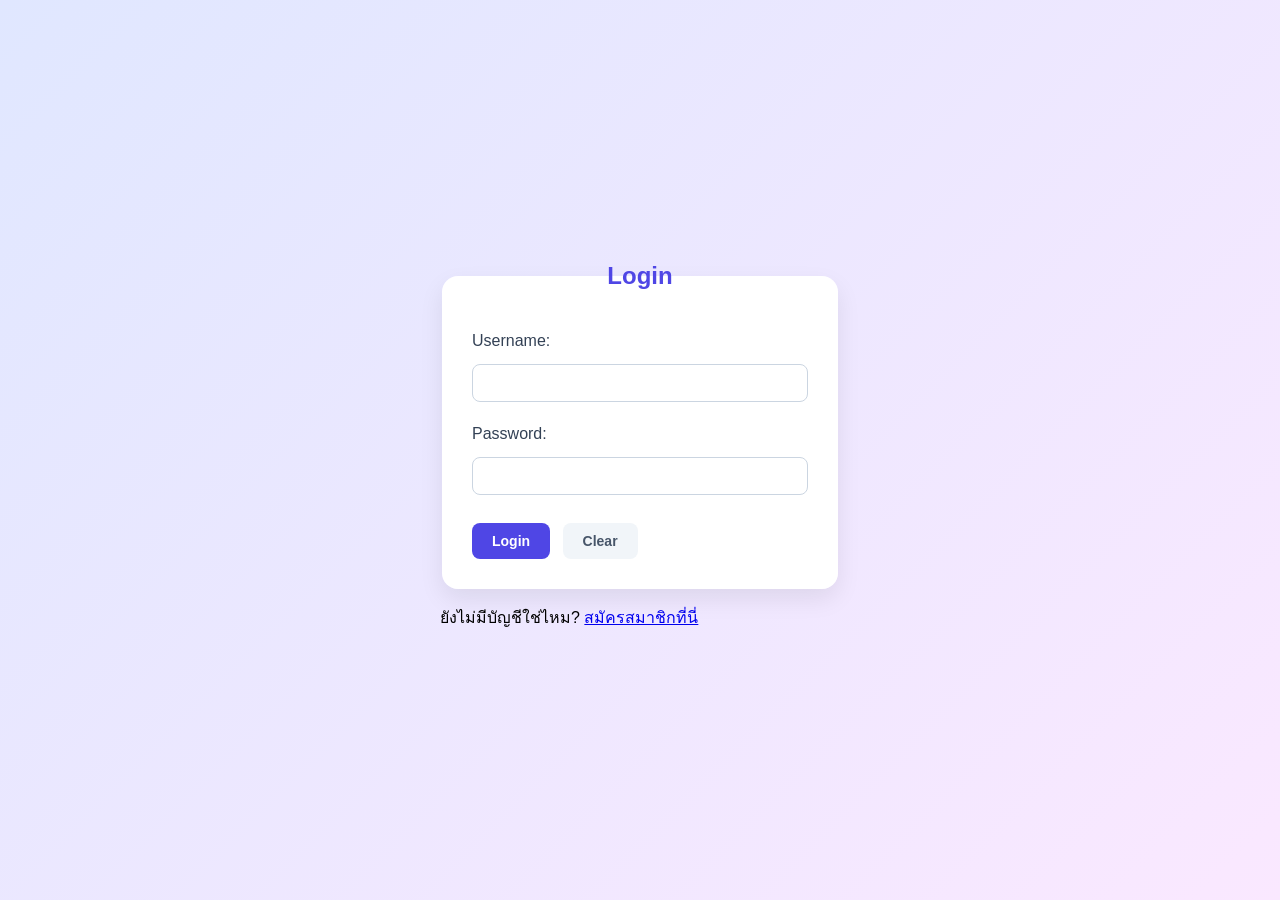
<file: assignments/register-login/login.html>
<!DOCTYPE html>
<html>
	<head>
		<meta charset="UTF-8">
		<title>Login</title>
		<script type="text/javascript" src="login.js"></script>
		<style>
			body {
				font-family: 'Segoe UI', Tahoma, Geneva, Verdana, sans-serif;
				background: linear-gradient(135deg, #e0e7ff 0%, #fae8ff 100%);
				display: flex;
				justify-content: center;
				align-items: center;
				min-height: 100vh;
				margin: 0;
				padding: 20px;
				box-sizing: border-box;
			}
			form {
				width: 100%;
				max-width: 400px;
			}
			fieldset {
				background: #ffffff;
				border: none;
				border-radius: 16px;
				padding: 30px;
				box-shadow: 0 10px 25px rgba(0, 0, 0, 0.08);
				line-height: 1.8;
				color: #334155;
			}
			legend {
    		font-size: 24px;
    		font-weight: 700;
    		color: #4f46e5;
    		padding: 0 10px;
   			margin: 0 auto;       
    		text-align: center;   
			}
			input[type="text"],
			input[type="password"] {
				width: 100%;
				padding: 10px 12px;
				margin: 8px 0 18px 0;
				border: 1.5px solid #cbd5e1;
				border-radius: 8px;
				box-sizing: border-box;
				font-size: 14px;
				transition: border-color 0.2s, box-shadow 0.2s;
			}
			input[type="text"]:focus,
			input[type="password"]:focus {
				border-color: #6366f1;
				outline: none;
				box-shadow: 0 0 0 3px rgba(99, 102, 241, 0.2);
			}
			input[type="submit"],
			input[type="reset"] {
				padding: 10px 20px;
				border: none;
				border-radius: 8px;
				font-size: 14px;
				font-weight: 600;
				cursor: pointer;
				margin-top: 10px;
				transition: background-color 0.2s, transform 0.1s;
			}
			input[type="submit"] {
				background-color: #4f46e5;
				color: #ffffff;
			}
			input[type="submit"]:hover {
				background-color: #4338ca;
			}
			input[type="reset"] {
				background-color: #f1f5f9;
				color: #475569;
				margin-left: 8px;
			}
			input[type="reset"]:hover {
				background-color: #e2e8f0;
			}
			input[type="submit"]:active,
			input[type="reset"]:active {
				transform: scale(0.98);
			}
		</style>
	</head>
	<body>
		<form name="myLogin" id = "myLogin">
			<fieldset>
				<legend>Login</legend>
				Username: 
				<input type="text" name="username" id="username" required>
				<br>
				Password: 
				<input type="password" name="password" required>
				<br>
				<input type="submit" value="Login" id="loginBtn">
				<input type="reset" value="Clear" id="clearBtn">

			</fieldset>
			<p class="switch-link">
    ยังไม่มีบัญชีใช่ไหม? <a href="register.html">สมัครสมาชิกที่นี่</a>
</p>

		</form>
		
	</body>
</html>
</file>
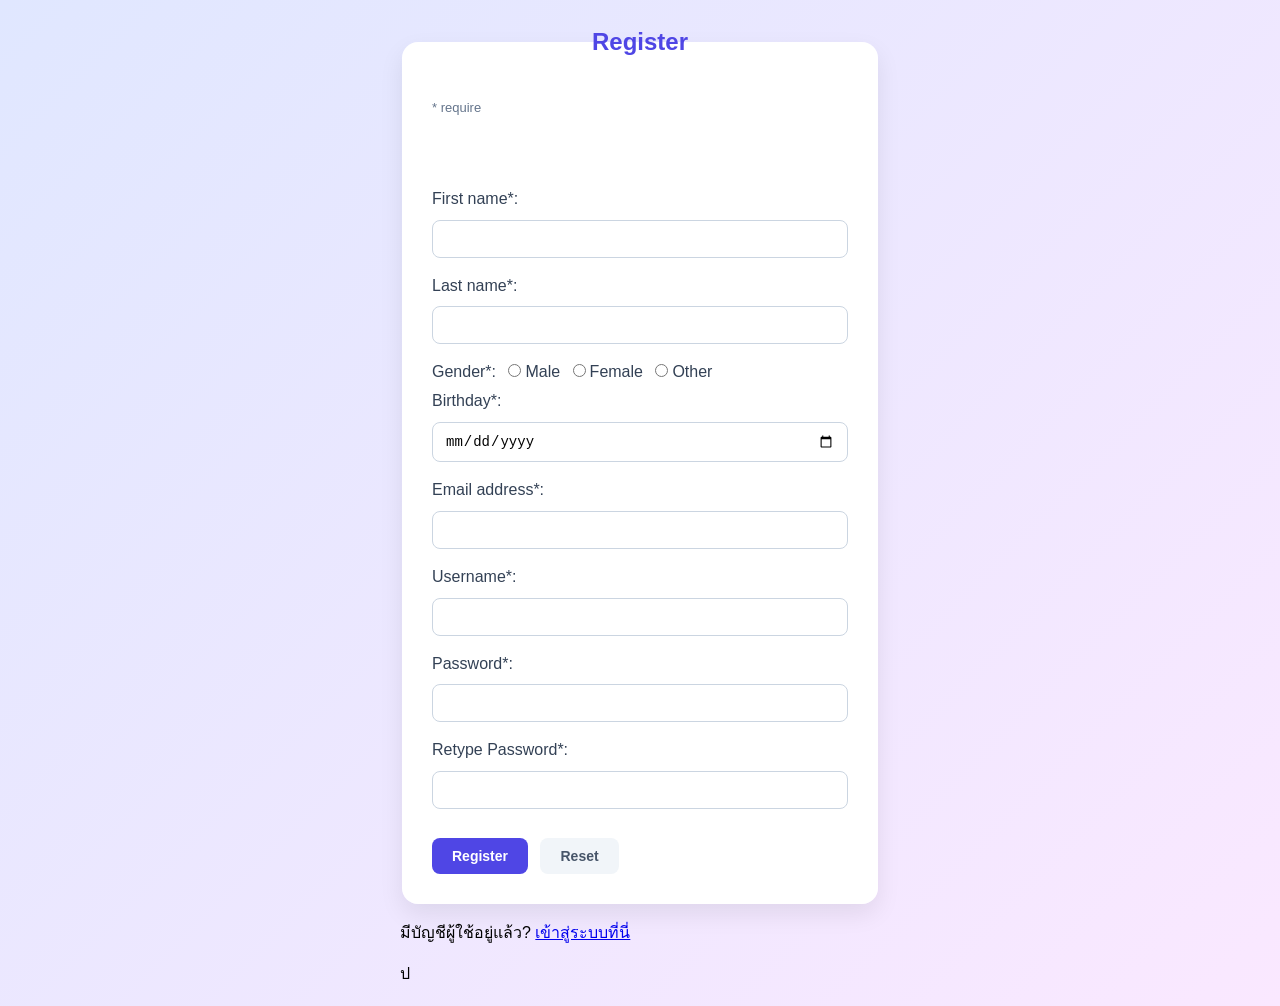
<file: assignments/register-login/register.html>
<!DOCTYPE html>
<html>
	<head>
		<meta charset="UTF-8">
		<title>Register</title>
		<script type="text/javascript" src="register.js"></script>
		<style>
			body {
				font-family: 'Segoe UI', Tahoma, Geneva, Verdana, sans-serif;
				background: linear-gradient(135deg, #e0e7ff 0%, #fae8ff 100%);
				display: flex;
				justify-content: center;
				align-items: center;
				min-height: 100vh;
				margin: 0;
				padding: 20px;
				box-sizing: border-box;
			}
			form {
				width: 100%;
				max-width: 480px;
			}
			fieldset {
				background: #ffffff;
				border: none;
				border-radius: 16px;
				padding: 30px;
				box-shadow: 0 10px 25px rgba(0, 0, 0, 0.08);
				line-height: 1.8;
				color: #334155;
			}
			legend {
    		font-size: 24px;
    		font-weight: 700;
    		color: #4f46e5;
    		padding: 0 10px;
   			margin: 0 auto;       
    		text-align: center;   
			}
			span {
				font-size: 13px;
				color: #64748b;
			}
			#errormsg {
				display: block;
				font-weight: 600;
				min-height: 20px;
				margin: 4px 0 10px;
			}
			input[type="text"],
			input[type="email"],
			input[type="password"],
			input[type="date"] {
				width: 100%;
				padding: 10px 12px;
				margin: 6px 0 14px 0;
				border: 1.5px solid #cbd5e1;
				border-radius: 8px;
				box-sizing: border-box;
				font-size: 14px;
				transition: border-color 0.2s, box-shadow 0.2s;
			}
			input[type="text"]:focus,
			input[type="email"]:focus,
			input[type="password"]:focus,
			input[type="date"]:focus {
				border-color: #6366f1;
				outline: none;
				box-shadow: 0 0 0 3px rgba(99, 102, 241, 0.2);
			}
			input[type="radio"] {
				margin-right: 4px;
				margin-left: 8px;
				accent-color: #4f46e5;
			}
			input[type="submit"],
			input[type="reset"] {
				padding: 10px 20px;
				border: none;
				border-radius: 8px;
				font-size: 14px;
				font-weight: 600;
				cursor: pointer;
				margin-top: 15px;
				transition: background-color 0.2s, transform 0.1s;
			}
			input[type="submit"] {
				background-color: #4f46e5;
				color: #ffffff;
			}
			input[type="submit"]:hover {
				background-color: #4338ca;
			}
			input[type="reset"] {
				background-color: #f1f5f9;
				color: #475569;
				margin-left: 8px;
			}
			input[type="reset"]:hover {
				background-color: #e2e8f0;
			}
			input[type="submit"]:active,
			input[type="reset"]:active {
				transform: scale(0.98);
			}
		</style>
	</head>
	<body>
		<form name="myRegister" id="myRegister" action="login.html">
			<fieldset>
				<legend>Register</legend>
				<span>* require</span> <br>
				<span id="errormsg"></span> <br>
				First name*: 
				<input type="text" name="firstname" required>
				Last name*: 
				<input type="text" name="lastname" >
				<br>
				Gender*: 
				<input type="radio" name="gender" value="male" >Male
				<input type="radio" name="gender" value="female" >Female
				<input type="radio" name="gender" value="other" >Other
				<br>
				Birthday*: 
				<input type="date" name="bday" value="" >
				<br>
				Email address*: 
				<input type="email" name="email" >
				<br>
				Username*: 
				<input type="text" name="username" >
				<br>
				Password*: 
				<input type="password" name="password" required>
				<br>
				Retype Password*: 
				<input type="password" name="password" required>
				<br>
				<input type="submit" value="Register" id="registerBtn">
				<input type="reset" value="Reset" id="resetBtn">
			</fieldset>
			<p class="switch-link">
    มีบัญชีผู้ใช้อยู่แล้ว? <a href="login.html">เข้าสู่ระบบที่นี่</a>
</p>ป
		</form>

		
	</body>
</html>
</file>
<file: assignments/blog/main.css>
* {
    box-sizing: border-box;
    margin: 0;
    padding: 0;
    font-family: 'Prompt', 'Segoe UI', Tahoma, sans-serif;
}

/* พื้นหลังหน้าเว็บทั้งหน้า: ไล่โทนสีนุ่มนวลแบบพรีเมียม */
body {
    background: linear-gradient(135deg, #667eea 0%, #764ba2 100%);
    min-height: 100vh;
    padding: 40px 16px;
    display: flex;
    flex-direction: column;
    align-items: center;
}

/* หัวข้อ Welcome to the Forum: ทำตัวหนังสือสีขาวเรืองรอง */
#top {
    text-align: center;
    font-size: 30px;
    font-weight: 700;
    color: #ffffff;
    margin-bottom: 24px;
    text-shadow: 0 2px 8px rgba(0, 0, 0, 0.2);
    letter-spacing: 0.5px;
}

/* เส้นคั่นตกแต่งให้เป็นสีขาวโปร่งแสง */
hr {
    width: 100%;
    max-width: 620px;
    border: none;
    height: 1.5px;
    background: rgba(255, 255, 255, 0.25);
    margin: 16px 0;
}

/* กล่องข้อความกระทู้และข้อความตอบกลับ: พื้นหลังกระจกฝ้า/การ์ดสีขาว พร้อมกรอบครอบโค้งมน */
#topic, #reply1, #reply2 {
    width: 100%;
    max-width: 620px;
    min-height: 55px;
    padding: 16px 20px;
    background: rgba(255, 255, 255, 0.95);
    border: 2px solid #e0e7ff;
    border-radius: 14px;
    box-shadow: 0 8px 20px rgba(0, 0, 0, 0.08);
    font-size: 15px;
    line-height: 1.6;
    color: #334155;
    word-break: break-word;
    transition: all 0.3s ease;
}

/* เมื่อมีข้อความถูกโพสต์ลงในกล่อง */
#topic:not(:empty), 
#reply1:not(:empty), 
#reply2:not(:empty) {
    background: #ffffff;
    border: 2px solid #818cf8;
    box-shadow: 0 10px 25px rgba(118, 75, 162, 0.18);
    transform: translateY(-2px);
}

/* ช่องพิมพ์ข้อความ (Textarea) */
textarea#message {
    width: 100%;
    max-width: 620px;
    height: 100px;
    padding: 14px 18px;
    border: 2px solid rgba(255, 255, 255, 0.5);
    border-radius: 14px;
    resize: none;
    font-size: 15px;
    color: #1e293b;
    outline: none;
    background: rgba(255, 255, 255, 0.95);
    box-shadow: 0 6px 16px rgba(0, 0, 0, 0.1);
    transition: all 0.25s ease;
}

textarea#message:focus {
    background: #ffffff;
    border-color: #fbbf24;
    box-shadow: 0 0 0 4px rgba(251, 191, 36, 0.35);
}

/* กลุ่มปุ่มกด */
button {
    padding: 12px 28px;
    margin: 10px 8px 0 0;
    border: none;
    border-radius: 10px;
    font-size: 15px;
    font-weight: 600;
    cursor: pointer;
    transition: all 0.2s ease;
}

/* ปุ่ม Post: สีส้ม-ทองไล่เฉด สดใสและเด่นชัด */
button[type="button"]:first-of-type {
    background: linear-gradient(135deg, #f59e0b 0%, #d97706 100%);
    color: #ffffff;
    box-shadow: 0 6px 14px rgba(217, 119, 6, 0.35);
}

button[type="button"]:first-of-type:hover {
    transform: translateY(-2px);
    box-shadow: 0 8px 18px rgba(217, 119, 6, 0.45);
}

/* ปุ่ม Clear: สีขาวคลีน ขอบมนสบายตา */
button[type="button"]:last-of-type {
    background: rgba(255, 255, 255, 0.85);
    color: #475569;
    box-shadow: 0 4px 10px rgba(0, 0, 0, 0.08);
}

button[type="button"]:last-of-type:hover {
    background: #ffffff;
    color: #ef4444;
    transform: translateY(-2px);
}
</file>
<file: assignments/cinnamon-roll-wreath/style.css>
/* การตั้งค่าพื้นฐานของหน้าเว็บ */
body {
    font-family: Arial, sans-serif;
    background-color: #f7fafc;
    color: #2d3748;
    margin: 0;
    padding: 20px;
}

/* 1. Box Model: กำหนด margin, padding, border */
.card-layout {
    max-width: 860px;
    margin: 20px auto;                 /* จัดกึ่งกลางหน้าจอ */
    padding: 30px;                     /* padding ภายในกล่อง */
    background-color: #ffffff;
    border: 2px solid #e2e8f0;         /* border เส้นขอบกล่อง */
    border-radius: 16px;
    box-shadow: 0 4px 12px rgba(0, 0, 0, 0.05);
}

/* 2. การจัดตำแหน่งข้อความด้วย text-align */
.recipe-title {
    text-align: center;                /* จัดกึ่งกลาง */
    color: #c53030;
    margin-bottom: 25px;
    font-size: 28px;
}

.section-title {
    text-align: left;
    color: #c05621;
    border-bottom: 3px solid #ed8936;
    padding-bottom: 8px;
    margin-top: 35px;
    margin-bottom: 15px;
}

/* 3. รูปภาพทรงกลม 3 รูปเรียงแนวนอน (Flexbox) */
.circle-gallery {
    display: flex;                     /* display: flex เรียงแนวนอน */
    justify-content: center;           /* จัดตรงกลาง */
    align-items: center;
    gap: 25px;                         /* ระยะห่างระหว่างรูป */
    margin: 20px 0 35px 0;
    flex-wrap: wrap;
}

.circle-img {
    width: 160px;                      /* กำหนด width */
    height: 160px;                     /* กำหนด height ให้เท่ากันเพื่อเป็นวงกลม */
    object-fit: cover;
    border-radius: 50%;                /* ทำเป็นวงกลมตามสไลด์ */
    border: 4px solid #e53e3e;         /* ขอบสีแดง */
    box-shadow: 0 4px 10px rgba(229, 62, 62, 0.18);
    transition: transform 0.3s ease;
}

.circle-img:hover {
    transform: scale(1.05);            /* ขยายเล็กน้อยเวลาชี้ */
}

/* 4. การใช้ Flex-box จัดรายการวัตถุดิบคู่กับภาพ */
.ingredients-flex {
    display: flex;                     /* display: flex */
    flex-wrap: wrap;
    justify-content: space-between;
    align-items: center;
    gap: 20px;
    background-color: #fffaf0;
    padding: 20px;
    border: 1px solid #feebc8;
    border-radius: 10px;
}

.ingredient-list {
    flex: 1;
    min-width: 300px;
    line-height: 1.6;
}

.side-image {
    width: 260px;
    height: auto;
    border-radius: 10px;
    border: 2px solid #ed8936;
}

/* 5. ส่วนขั้นตอนการทำและรูปประกอบ */
.instructions-box p {
    line-height: 1.7;
    margin-bottom: 14px;
}

.image-center {
    text-align: center;
    margin: 25px 0;
}

.step-image {
    width: 100%;
    max-width: 650px;
    height: auto;
    border-radius: 10px;
    border: 1px solid #e2e8f0;
}

/* ลิงก์ท้ายเว็บ */
.source-link {
    text-align: center;
    font-size: 14px;
    color: #718096;
    margin-top: 30px;
}

a {
    color: #3182ce;
    text-decoration: none;
}

a:hover {
    text-decoration: underline;
}
</file>
<file: assignments/square-game/game.css>
/* =============================================================================
   MDT312 Assignment 7: Square Game Styling
   ตกแต่งให้สวยงาม สะอาดตา และ User-Friendly ตามเกณฑ์การให้คะแนน
   ============================================================================= */

@import url('https://fonts.googleapis.com/css2?family=Kanit:wght@300;400;600&display=swap');

* {
    box-sizing: border-box;
    margin: 0;
    padding: 0;
}

body {
    font-family: 'Kanit', sans-serif;
    background: linear-gradient(135deg, #f0f4f8 0%, #d9e2ec 100%);
    min-height: 100vh;
    padding: 30px 15px;
    color: #334e68;
    display: flex;
    flex-direction: column;
    align-items: center;
}

/* Control Panel */
fieldset {
    width: 100%;
    max-width: 540px;
    background: #ffffff;
    border: none;
    border-radius: 16px;
    box-shadow: 0 10px 25px rgba(0, 0, 0, 0.08);
    padding: 20px 25px;
    display: flex;
    flex-wrap: wrap;
    align-items: center;
    justify-content: space-between;
    gap: 12px;
}

legend {
    font-weight: 600;
    font-size: 1.25rem;
    color: #102a43;
    padding: 0 12px;
    background: #e0f2fe;
    border-radius: 8px;
    margin-bottom: 5px;
}

input[type="text"] {
    width: 70px;
    padding: 8px 12px;
    border: 2px solid #cbd5e1;
    border-radius: 8px;
    font-size: 1rem;
    font-family: inherit;
    text-align: center;
    outline: none;
    transition: border-color 0.2s;
}

input[type="text"]:focus {
    border-color: #3b82f6;
}

select {
    padding: 8px 14px;
    border: 2px solid #cbd5e1;
    border-radius: 8px;
    font-size: 1rem;
    font-family: inherit;
    background-color: white;
    cursor: pointer;
    outline: none;
}

button#start {
    padding: 8px 20px;
    background: linear-gradient(135deg, #3b82f6 0%, #1d4ed8 100%);
    color: white;
    border: none;
    border-radius: 8px;
    font-size: 1rem;
    font-weight: 600;
    font-family: inherit;
    cursor: pointer;
    box-shadow: 0 4px 10px rgba(59, 130, 246, 0.35);
    transition: transform 0.15s ease, box-shadow 0.15s ease;
}

button#start:hover {
    transform: translateY(-2px);
    box-shadow: 0 6px 14px rgba(59, 130, 246, 0.45);
}

button#start:active {
    transform: translateY(0);
}

/* Timer Display */
#timerClock {
    display: flex;
    align-items: center;
    gap: 8px;
    font-weight: 600;
    font-size: 1.05rem;
    color: #486581;
    margin-left: auto;
}

#clock {
    display: inline-flex;
    align-items: center;
    justify-content: center;
    min-width: 42px;
    height: 36px;
    background: #fef2f2;
    color: #dc2626;
    font-weight: 700;
    font-size: 1.15rem;
    border-radius: 8px;
    border: 1px solid #fecaca;
    padding: 0 8px;
}

/* Play Area Container */
#container {
    margin-top: 25px;
    display: flex;
    justify-content: center;
    width: 100%;
}

#layer {
    position: relative;
    width: 500px;
    height: 500px;
    background-color: #ffffff;
    border: 3px solid #334e68;
    border-radius: 12px;
    box-shadow: 0 12px 30px rgba(0, 0, 0, 0.1);
    overflow: hidden;
}

/* Square Elements */
.square {
    position: absolute;
    width: 25px;
    height: 25px;
    border: 2px solid rgba(0, 0, 0, 0.4);
    border-radius: 5px;
    cursor: pointer;
    box-shadow: 0 2px 5px rgba(0, 0, 0, 0.2);
    transition: transform 0.1s ease, filter 0.1s ease;
}

.square:hover {
    transform: scale(1.25);
    filter: brightness(1.15);
    z-index: 10;
}

/* Colors */
.maroon {
    background-color: #991b1b;
}

.lightgreen {
    background-color: #22c55e;
}

.magenta {
    background-color: #d946ef;
}
</file>
<file: style.css>
@import url('https://fonts.googleapis.com/css2?family=Manrope:wght@400;500;600;700;800&family=Noto+Sans+Thai:wght@300;400;500;600;700&display=swap');

:root {
  --primary: #4f46e5;
  --primary-hover: #4338ca;
  --bg-color: #f8fafc;
  --card-bg: #ffffff;
  --text-main: #0f172a;
  --text-muted: #64748b;
  --border-color: #e2e8f0;
  --accent: #10b981;
}

* {
  box-sizing: border-box;
  margin: 0;
  padding: 0;
}

html {
  scroll-behavior: smooth;
}

body {
  font-family: 'Manrope', 'Noto Sans Thai', sans-serif;
  background-color: var(--bg-color);
  color: var(--text-main);
  line-height: 1.6;
}

/* Navbar */
.navbar {
  display: flex;
  justify-content: space-between;
  align-items: center;
  padding: 16px 8%;
  background: rgba(255, 255, 255, 0.95);
  backdrop-filter: blur(10px);
  position: sticky;
  top: 0;
  z-index: 100;
  border-bottom: 1px solid var(--border-color);
}

.logo {
  font-size: 1.5rem;
  font-weight: 800;
  color: var(--text-main);
}

.logo span {
  color: var(--primary);
}

.nav-links {
  display: flex;
  gap: 24px;
}

.nav-links a {
  text-decoration: none;
  color: var(--text-muted);
  font-weight: 600;
  font-size: 0.95rem;
  transition: color 0.2s;
}

.nav-links a:hover,
.nav-links a.active {
  color: var(--primary);
}

.menu-toggle {
  display: none;
  font-size: 1.5rem;
  background: none;
  border: none;
  cursor: pointer;
  color: var(--text-main);
}

/* Hero Section (หน้าแรก) */
.hero-section {
  display: grid;
  grid-template-columns: 1.2fr 0.8fr;
  align-items: center;
  gap: 40px;
  padding: 70px 8%;
  max-width: 1200px;
  margin: 0 auto;
}

.badge {
  display: inline-block;
  background: #e0e7ff;
  color: var(--primary);
  padding: 6px 14px;
  border-radius: 20px;
  font-size: 0.85rem;
  font-weight: 700;
  margin-bottom: 16px;
}

.hero-content h1 {
  font-size: 2.8rem;
  line-height: 1.2;
  font-weight: 800;
  margin-bottom: 16px;
}

.hero-content h1 span {
  color: var(--primary);
}

.subtitle {
  color: var(--text-muted);
  font-size: 1.15rem;
  font-weight: 600;
  margin-bottom: 28px;
}

.hero-buttons {
  display: flex;
  gap: 16px;
  flex-wrap: wrap;
}

.btn {
  display: inline-block;
  padding: 12px 24px;
  border-radius: 8px;
  font-weight: 700;
  text-decoration: none;
  font-size: 0.95rem;
  transition: all 0.2s;
}

.btn-primary {
  background: var(--primary);
  color: #fff;
}

.btn-primary:hover {
  background: var(--primary-hover);
  transform: translateY(-2px);
}

.btn-secondary {
  background: #fff;
  color: var(--text-main);
  border: 1px solid var(--border-color);
}

.btn-secondary:hover {
  background: #f1f5f9;
}

/* Profile Card & ช่องรูปวงกลม */
.profile-card {
  background: #fff;
  border: 1px solid var(--border-color);
  border-radius: 24px;
  padding: 36px 24px;
  text-align: center;
  box-shadow: 0 10px 30px rgba(0,0,0,0.04);
}

.profile-img {
  width: 170px;
  height: 170px;
  object-fit: cover;
  object-position: center 20%;
  border-radius: 50%;
  border: 4px solid #6366f1;
  box-shadow: 0 8px 24px rgba(99, 102, 241, 0.2);
  margin: 0 auto 18px;
  display: block;
}

.card-name {
  font-size: 1.1rem;
  font-weight: 700;
  color: var(--text-main);
}

/* Sections กลาง */
.section-container {
  max-width: 1200px;
  margin: 0 auto;
  padding: 60px 8%;
}

.section-title {
  font-size: 2rem;
  font-weight: 800;
  margin-bottom: 8px;
}

.section-title span {
  color: var(--primary);
  font-size: 1.4rem;
  font-weight: 600;
}

.section-desc {
  color: var(--text-muted);
  margin-bottom: 30px;
}

/* About Grid */
.about-grid {
  display: grid;
  grid-template-columns: repeat(auto-fit, minmax(280px, 1fr));
  gap: 20px;
}

.about-card {
  background: #fff;
  padding: 28px;
  border-radius: 14px;
  border: 1px solid var(--border-color);
  transition: transform 0.2s;
}

.about-card:hover {
  transform: translateY(-4px);
}

.about-card .icon {
  font-size: 2rem;
  margin-bottom: 12px;
}

.about-card h3 {
  font-size: 1.15rem;
  margin-bottom: 10px;
}

.about-card p {
  color: var(--text-muted);
  font-size: 0.95rem;
}

/* Assignment Grid */
.assignments-grid {
  display: grid;
  grid-template-columns: repeat(auto-fit, minmax(300px, 1fr));
  gap: 20px;
}

.assign-card {
  background: #fff;
  border: 1px solid var(--border-color);
  border-radius: 14px;
  padding: 24px;
  text-decoration: none;
  color: inherit;
  display: flex;
  flex-direction: column;
  justify-content: space-between;
  transition: all 0.2s;
}

.assign-card:hover {
  border-color: var(--primary);
  box-shadow: 0 8px 20px rgba(79, 70, 229, 0.08);
  transform: translateY(-3px);
}

.assign-tag {
  font-size: 0.75rem;
  font-weight: 700;
  color: var(--primary);
  background: #e0e7ff;
  display: inline-block;
  padding: 4px 10px;
  border-radius: 6px;
  align-self: flex-start;
  margin-bottom: 12px;
}

.assign-card h3 {
  font-size: 1.15rem;
  margin-bottom: 8px;
}

.assign-card p {
  font-size: 0.9rem;
  color: var(--text-muted);
  margin-bottom: 16px;
}

.view-link {
  font-size: 0.9rem;
  font-weight: 700;
  color: var(--primary);
}

/* Contact */
.contact-box {
  background: #fff;
  border: 1px solid var(--border-color);
  border-radius: 14px;
  padding: 30px;
  text-align: center;
}

.social-links {
  margin-top: 20px;
}

.social-btn {
  display: inline-block;
  padding: 12px 24px;
  background: #f1f5f9;
  border-radius: 8px;
  color: var(--text-main);
  text-decoration: none;
  font-weight: 700;
  transition: background 0.2s;
}

.social-btn:hover {
  background: #e2e8f0;
}

/* Projects Page (หน้ารวมโปรเจกต์) */
.page-header {
  text-align: center;
  padding: 60px 8% 30px;
  max-width: 900px;
  margin: 0 auto;
}

.page-header h1 {
  font-size: 2.6rem;
  font-weight: 800;
  margin: 10px 0;
}

.page-header p {
  color: var(--text-muted);
}

.project-list {
  display: flex;
  flex-direction: column;
  gap: 40px;
}

.project-item {
  display: grid;
  grid-template-columns: 1fr 1fr;
  background: #fff;
  border: 1px solid var(--border-color);
  border-radius: 20px;
  overflow: hidden;
  box-shadow: 0 4px 15px rgba(0,0,0,0.03);
  transition: transform 0.2s;
}

.project-item:hover {
  box-shadow: 0 10px 25px rgba(0,0,0,0.06);
}

.project-item.reverse {
  direction: rtl;
}

.project-item.reverse .project-info {
  direction: ltr;
}

.project-info {
  padding: 40px;
  display: flex;
  flex-direction: column;
  justify-content: center;
}

.proj-category {
  font-size: 0.75rem;
  font-weight: 800;
  color: var(--primary);
  letter-spacing: 0.05em;
  margin-bottom: 8px;
}

.project-info h2 {
  font-size: 1.6rem;
  margin-bottom: 12px;
}

.project-info p {
  color: var(--text-muted);
  font-size: 0.95rem;
  margin-bottom: 18px;
}

.tech-tags {
  display: flex;
  gap: 8px;
  flex-wrap: wrap;
  margin-bottom: 16px;
}

.tech-tags span {
  font-size: 0.8rem;
  background: #f1f5f9;
  padding: 4px 10px;
  border-radius: 6px;
  color: var(--text-main);
  font-weight: 600;
}

.proj-status {
  font-size: 0.85rem;
  color: #059669;
}

.project-visual {
  display: flex;
  align-items: center;
  justify-content: center;
  padding: 30px;
}

.bg-gradient-1 { background: linear-gradient(135deg, #e0e7ff, #c7d2fe); }
.bg-gradient-2 { background: linear-gradient(135deg, #fce7f3, #fbcfe8); }
.bg-ocean { background: linear-gradient(135deg, #bae6fd, #7dd3fc); }

.mockup-screen {
  background: #fff;
  padding: 30px 20px;
  border-radius: 12px;
  box-shadow: 0 10px 20px rgba(0,0,0,0.06);
  text-align: center;
  width: 80%;
}

.screen-badge {
  display: inline-block;
  font-size: 0.8rem;
  font-weight: 700;
  margin-bottom: 8px;
  color: var(--primary);
}

/* แสดงภาพโปรเจกต์ */
.project-img {
  width: 90%;
  max-height: 250px;
  object-fit: cover;
  border-radius: 14px;
  box-shadow: 0 10px 25px rgba(0, 0, 0, 0.12);
  transition: transform 0.3s ease;
}

.project-item:hover .project-img {
  transform: scale(1.02);
}

.back-home-wrap {
  text-align: center;
  margin-top: 50px;
}

/* Footer */
.footer {
  border-top: 1px solid var(--border-color);
  padding: 30px 8%;
  text-align: center;
  color: var(--text-muted);
  font-size: 0.85rem;
  margin-top: 40px;
}

.credits {
  margin-top: 6px;
  font-size: 0.8rem;
}

/* Responsive */
@media (max-width: 850px) {
  .hero-section {
    grid-template-columns: 1fr;
    text-align: center;
  }
  .hero-buttons {
    justify-content: center;
  }
  .project-item,
  .project-item.reverse {
    grid-template-columns: 1fr;
    direction: ltr;
  }
  .menu-toggle {
    display: block;
  }
  .nav-links {
    display: none;
    position: absolute;
    top: 100%;
    left: 0;
    right: 0;
    background: #fff;
    flex-direction: column;
    padding: 20px;
    border-bottom: 1px solid var(--border-color);
  }
  .nav-links.open {
    display: flex;
  }
}
</file>
<file: assignments/pizza-dip/main.css>
* {
    box-sizing: border-box;
    margin: 0;
    padding: 0;
}

body {
    font-family: 'Inter', sans-serif;
    background-color: #121316;
    color: #e5e7eb;
    line-height: 1.6;
    padding: 2% 0;
}

/* ========================================================
   Desktop Grid Layout (3 คอลัมน์)
   ======================================================== */
.grid-container {
    display: grid;
    width: 92%;
    max-width: 1400px;
    margin: 0 auto;
    grid-template-columns: 28% auto 28%;
    gap: 24px;
}

.grid-container.single-page {
    grid-template-columns: 100%;
    max-width: 900px;
}

.grid-container > div {
    background-color: #1a1c22;
    border-radius: 14px;
    padding: 24px;
    border: 1px solid #2a2e39;
    box-shadow: 0 8px 24px rgba(0, 0, 0, 0.4);
}

/* ---------------- HEADER & NAVBAR ---------------- */
#header {
    grid-column: 1 / -1;
    display: flex;
    justify-content: space-between;
    align-items: center;
    background: linear-gradient(135deg, #1f222b 0%, #16181f 100%);
    border-left: 6px solid #e76f51;
    padding: 24px 32px;
}

.brand .tag {
    font-size: 0.72rem;
    font-weight: 700;
    letter-spacing: 2px;
    color: #e76f51;
}

#header h1 {
    font-family: 'Cinzel', serif;
    font-size: 2rem;
    letter-spacing: 1px;
    color: #ffffff;
    margin-top: 4px;
}

.bistro-nav {
    display: flex;
    gap: 10px;
    flex-wrap: wrap;
}

.nav-chip {
    text-decoration: none;
    color: #d1d5db;
    font-size: 0.82rem;
    font-weight: 600;
    padding: 9px 18px;
    border-radius: 30px;
    background-color: #262a36;
    border: 1px solid #373e50;
    transition: all 0.25s ease;
}

.nav-chip:hover,
.nav-chip.active {
    background-color: #e76f51;
    color: #ffffff;
    border-color: #e76f51;
}

/* ---------------- TITLES & BLOCKS ---------------- */
.section-title {
    margin-bottom: 20px;
    border-bottom: 1px solid #2a2e39;
    padding-bottom: 12px;
}

h2 {
    font-family: 'Cinzel', serif;
    font-size: 1.25rem;
    letter-spacing: 1.5px;
    color: #e76f51;
}

/* ---------------- LEFT: Ingredients ---------------- */
#main1 {
    grid-column: 1 / span 1;
}

.media-frame img {
    width: 100%;
    height: auto;
    border-radius: 10px;
    display: block;
    margin-bottom: 20px;
    border: 1px solid #2a2e39;
}

.spec-block {
    background-color: #14161c;
    border-radius: 10px;
    padding: 16px;
    margin-bottom: 16px;
    border-left: 3px solid #e76f51;
}

.spec-block h3 {
    font-size: 0.88rem;
    text-transform: uppercase;
    letter-spacing: 1px;
    color: #f4a261;
    margin-bottom: 10px;
}

ul {
    list-style: none;
}

ul li {
    font-size: 0.85rem;
    color: #9ca3af;
    margin-bottom: 8px;
    position: relative;
    padding-left: 16px;
}

ul li::before {
    content: "▫";
    position: absolute;
    left: 0;
    color: #e76f51;
}

/* ---------------- CENTER: Method ---------------- */
#main2 {
    grid-column: 2 / span 1;
}

.step-row {
    display: flex;
    align-items: center;
    justify-content: space-between;
    gap: 16px;
    background-color: #14161c;
    border: 1px solid #242834;
    border-radius: 10px;
    padding: 14px 16px;
    margin-bottom: 12px;
}

.step-info {
    display: flex;
    align-items: flex-start;
    gap: 14px;
    flex: 1;
}

.step-badge {
    background-color: #262a36;
    color: #e76f51;
    font-weight: 700;
    font-size: 0.8rem;
    padding: 4px 8px;
    border-radius: 6px;
    border: 1px solid #373e50;
}

.step-info p {
    font-size: 0.88rem;
    color: #d1d5db;
}

.step-thumb {
    width: 78px;
    height: 78px;
    object-fit: cover;
    border-radius: 8px;
    border: 1px solid #373e50;
    flex-shrink: 0;
}

/* ---------------- RIGHT: The Showcase ---------------- */
#right {
    grid-column: 3 / span 1;
}

.showcase-card {
    background-color: #14161c;
    border-radius: 12px;
    overflow: hidden;
    margin-bottom: 18px;
    border: 1px solid #2a2e39;
}

.showcase-card img {
    width: 100%;
    height: 220px;
    object-fit: cover;
    display: block;
}

.showcase-label {
    padding: 14px;
}

.showcase-label h4 {
    font-family: 'Cinzel', serif;
    font-size: 0.95rem;
    color: #f4a261;
    margin-bottom: 4px;
}

.showcase-label p {
    font-size: 0.78rem;
    color: #9ca3af;
}

.full-content {
    grid-column: 1 / -1 !important;
}

/* ---------------- FOOTER ---------------- */
#footer {
    grid-column: 1 / -1;
    text-align: center;
    padding: 18px;
    font-size: 0.82rem;
    color: #6b7280;
}

#footer a {
    color: #e76f51;
    text-decoration: none;
}

/* ========================================================
   Tablet View (max-width: 768px)
   ======================================================== */
@media only screen and (max-width: 768px) {
	.grid-container {
        width: 95%;
        grid-template-columns: 50% 50%;
        gap: 16px;
	}

	#header {
        flex-direction: column;
        gap: 16px;
        text-align: center;
	}

    #main1 {
        grid-column: 1 / span 1;
    }

    #right {
        grid-column: 2 / span 1;
    }

    #main2 {
        grid-column: 1 / span 2;
    }
}

/* ========================================================
   Mobile View (max-width: 480px)
   ======================================================== */
@media only screen and (max-width: 480px) {
	.grid-container {
        width: 100%;
        grid-template-columns: 100%;
        gap: 14px;
        padding: 0 10px;
	}

	#header,
    #main1,
    #main2,
    #right,
    #footer {
        grid-column: 1 / span 1;
	}

    .bistro-nav {
        justify-content: center;
    }

    .step-row {
        flex-direction: column;
        align-items: flex-start;
    }

    .step-thumb {
        width: 100%;
        height: 160px;
    }
}
</file>
